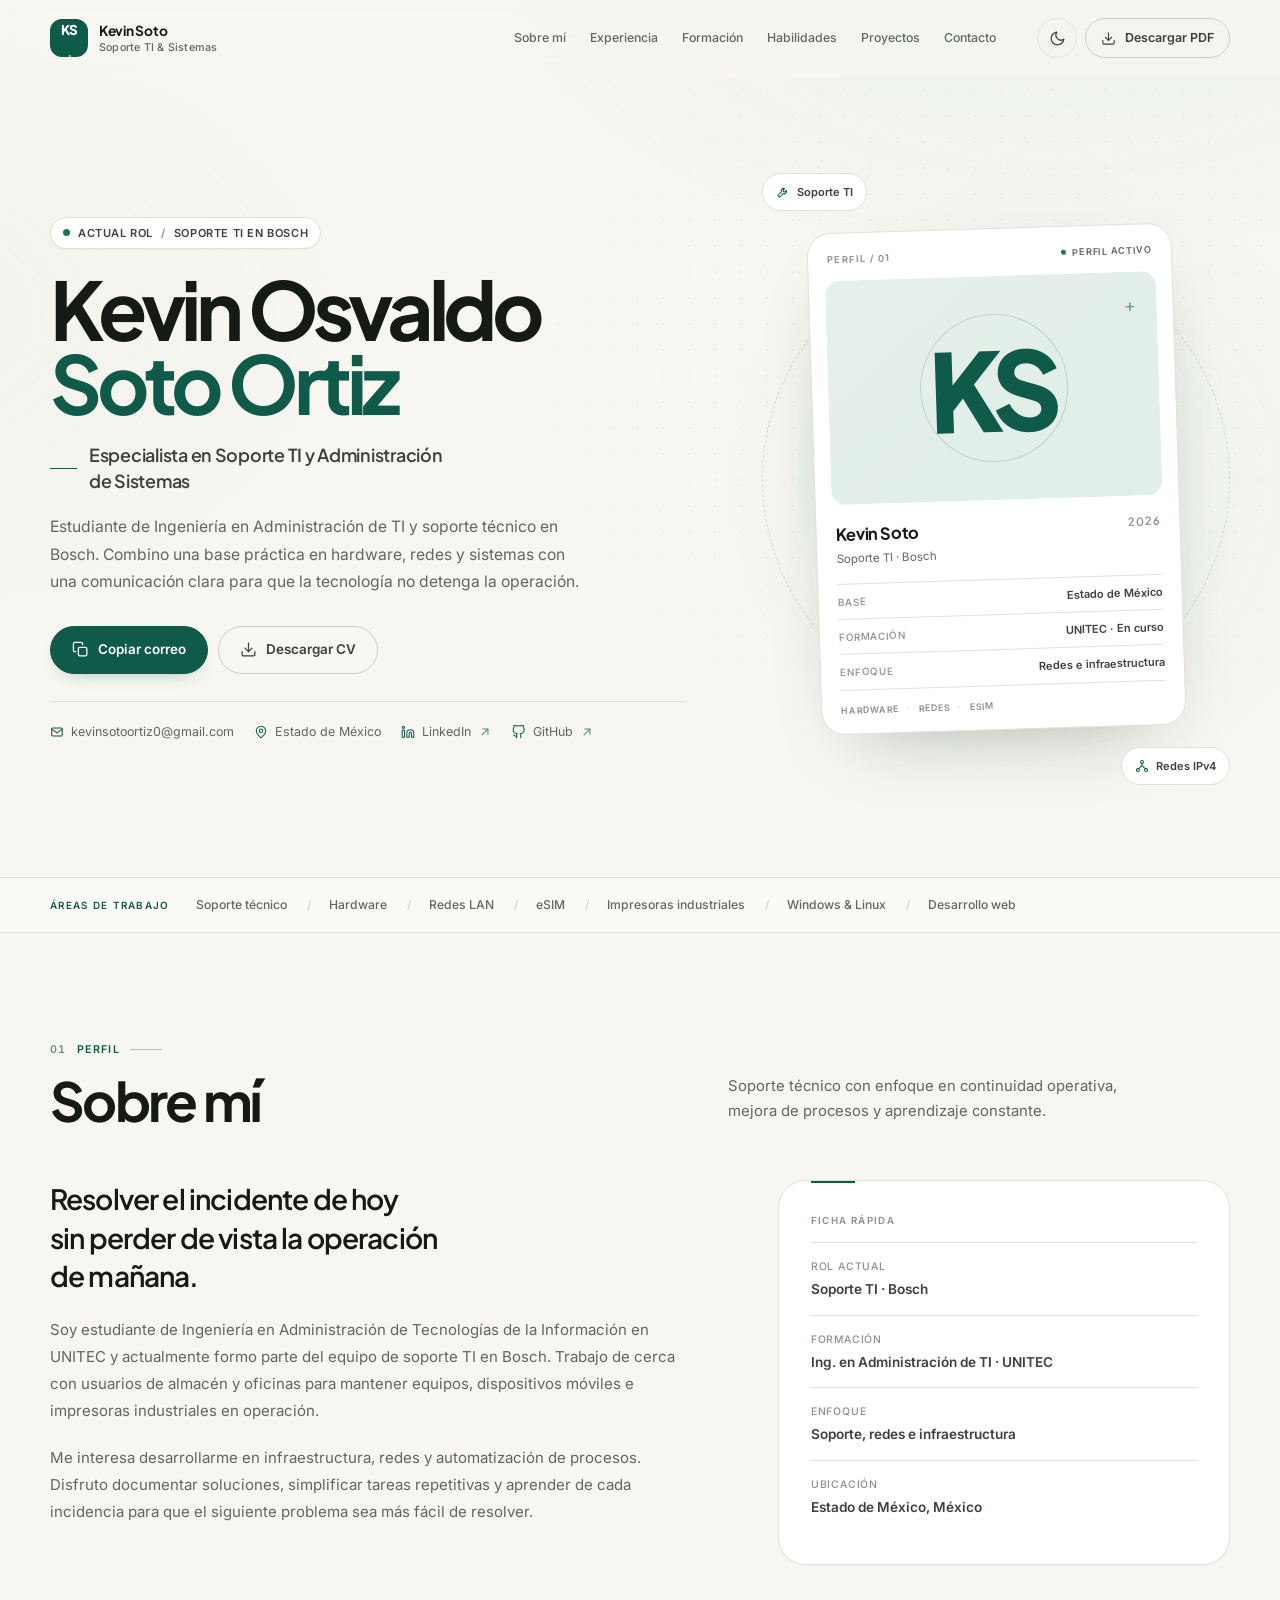
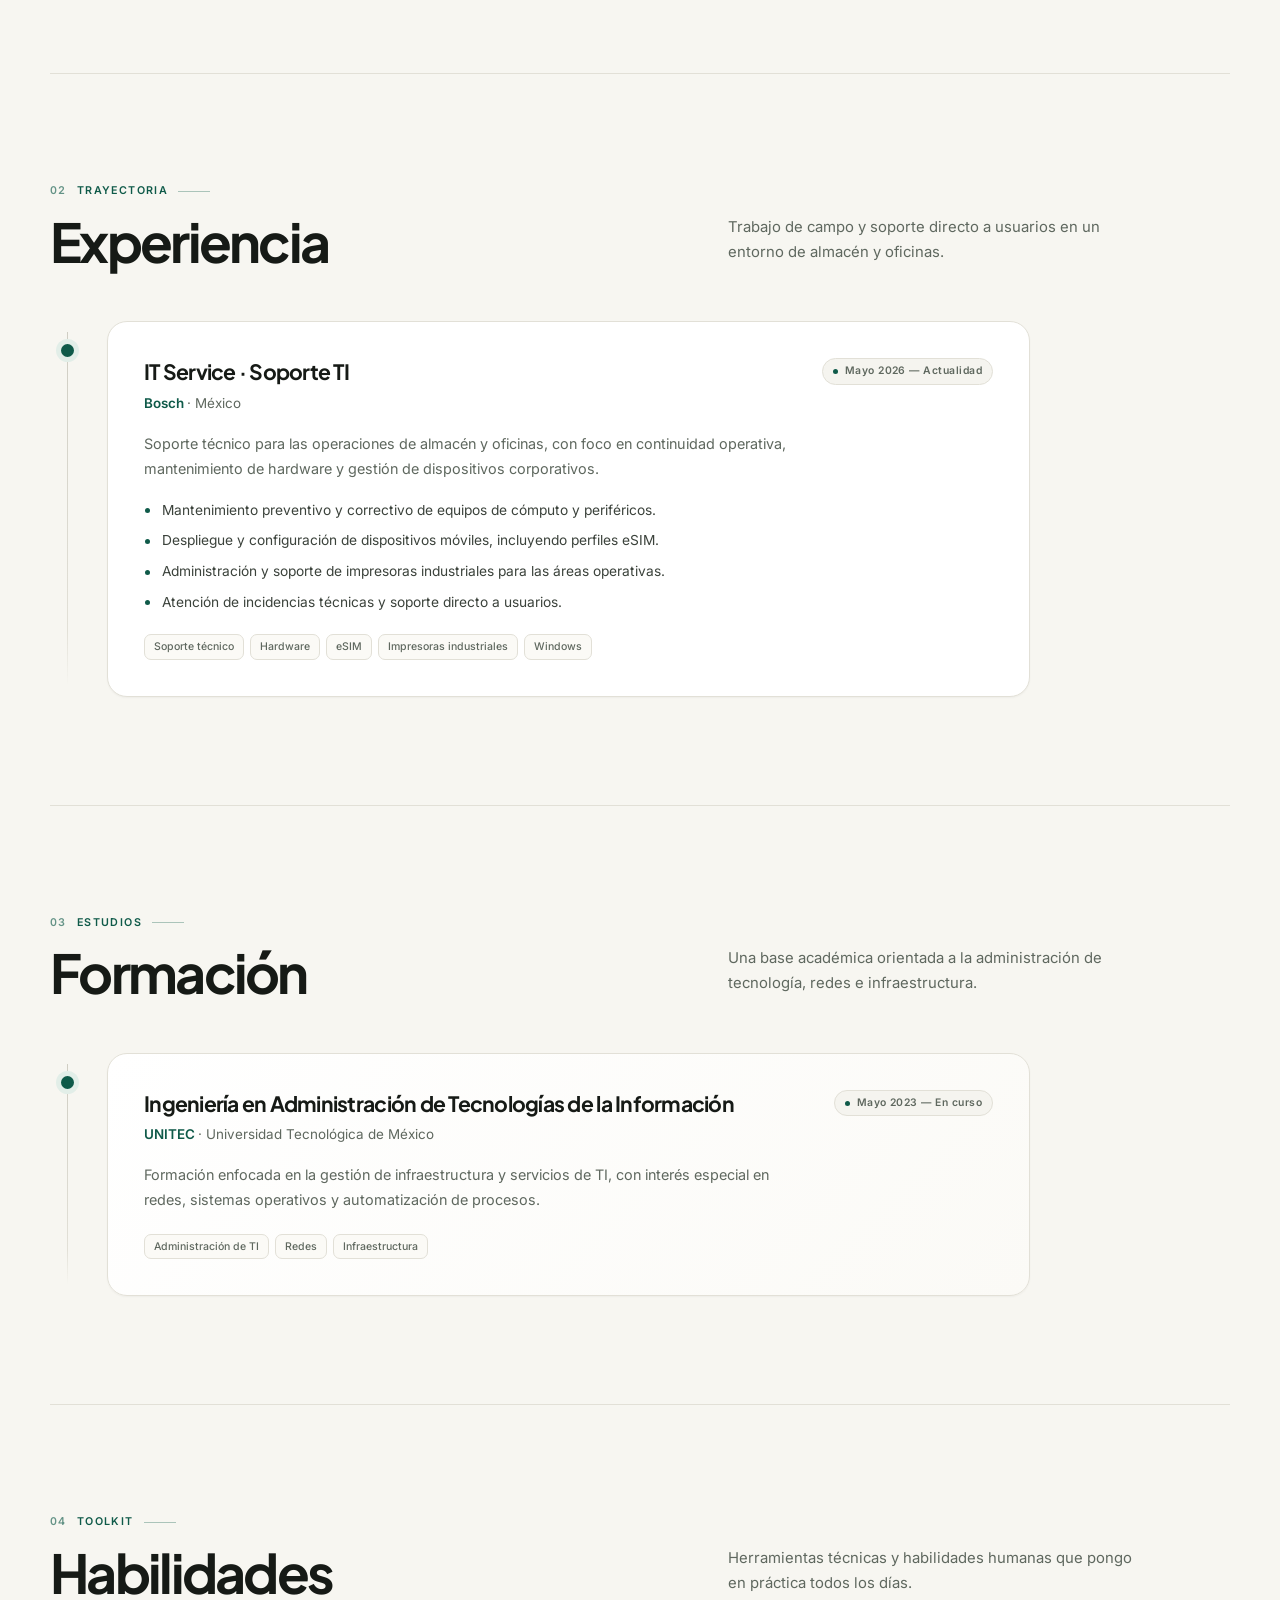
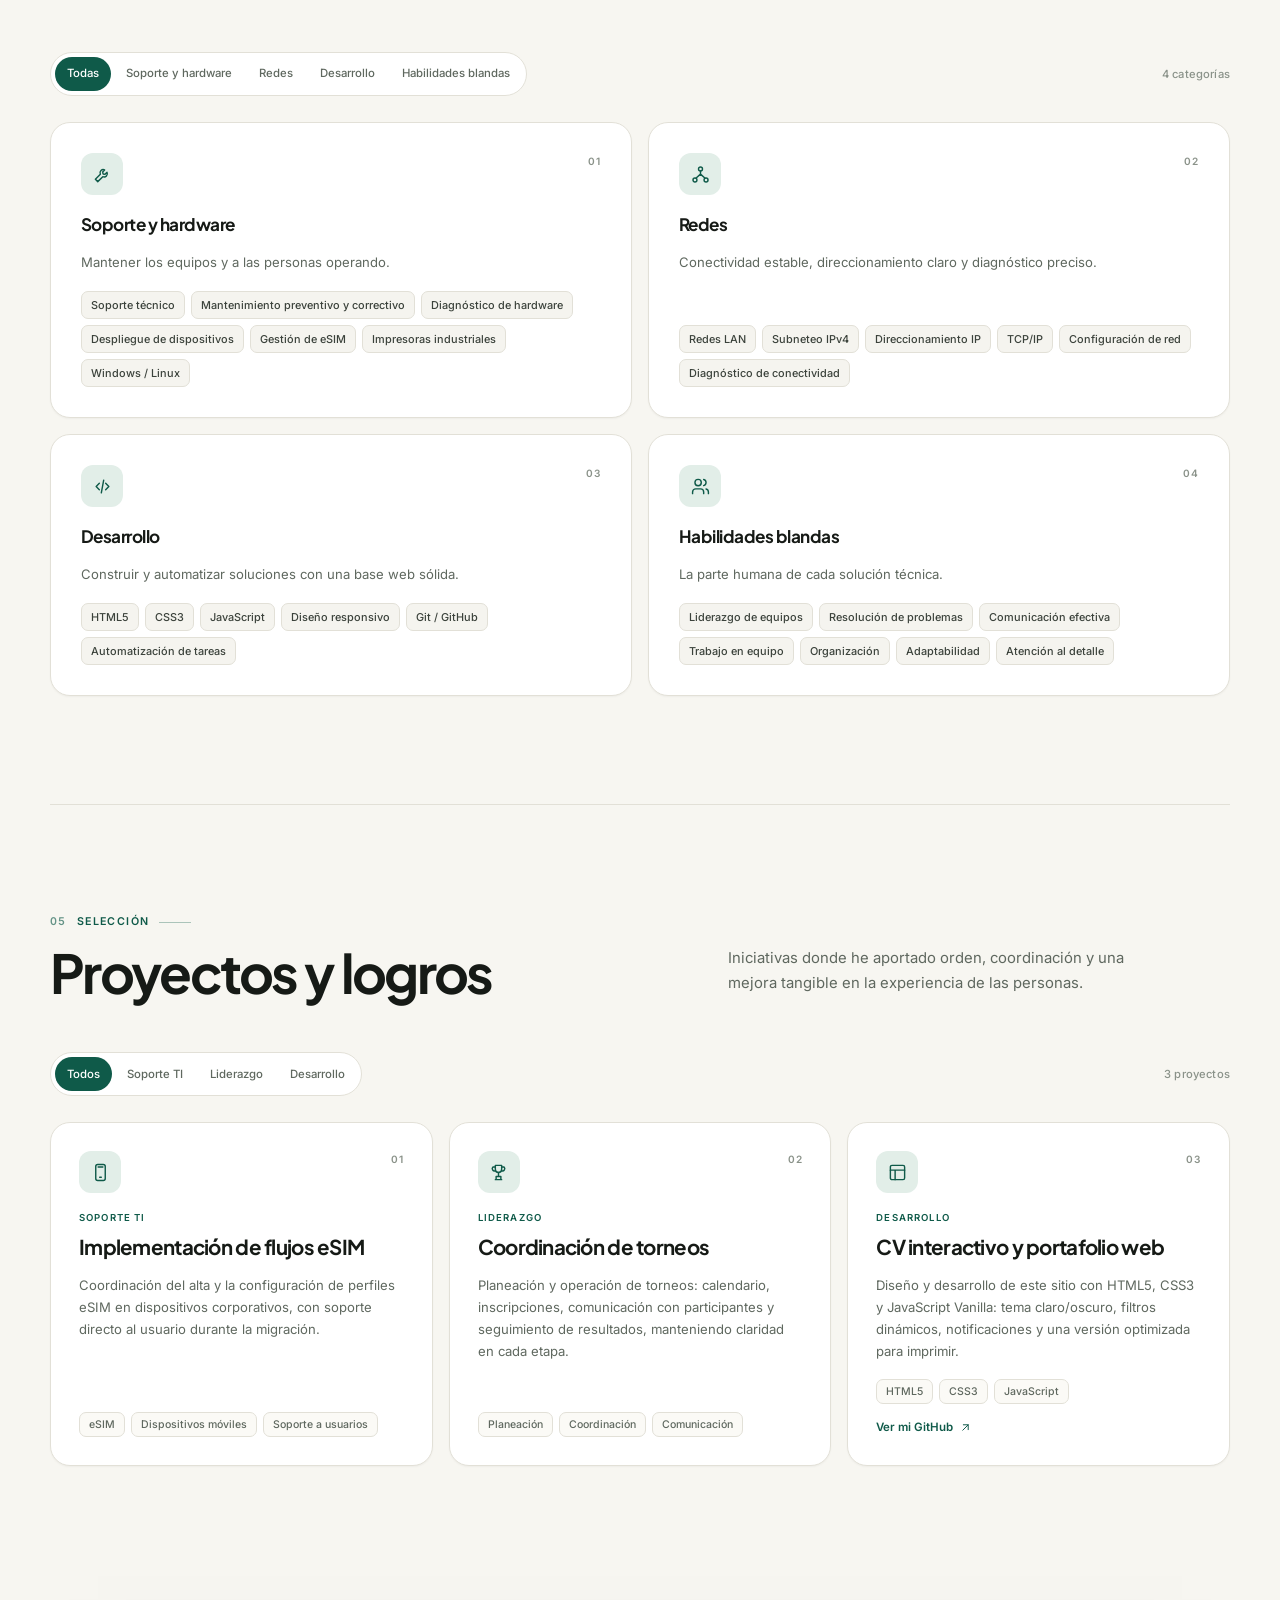
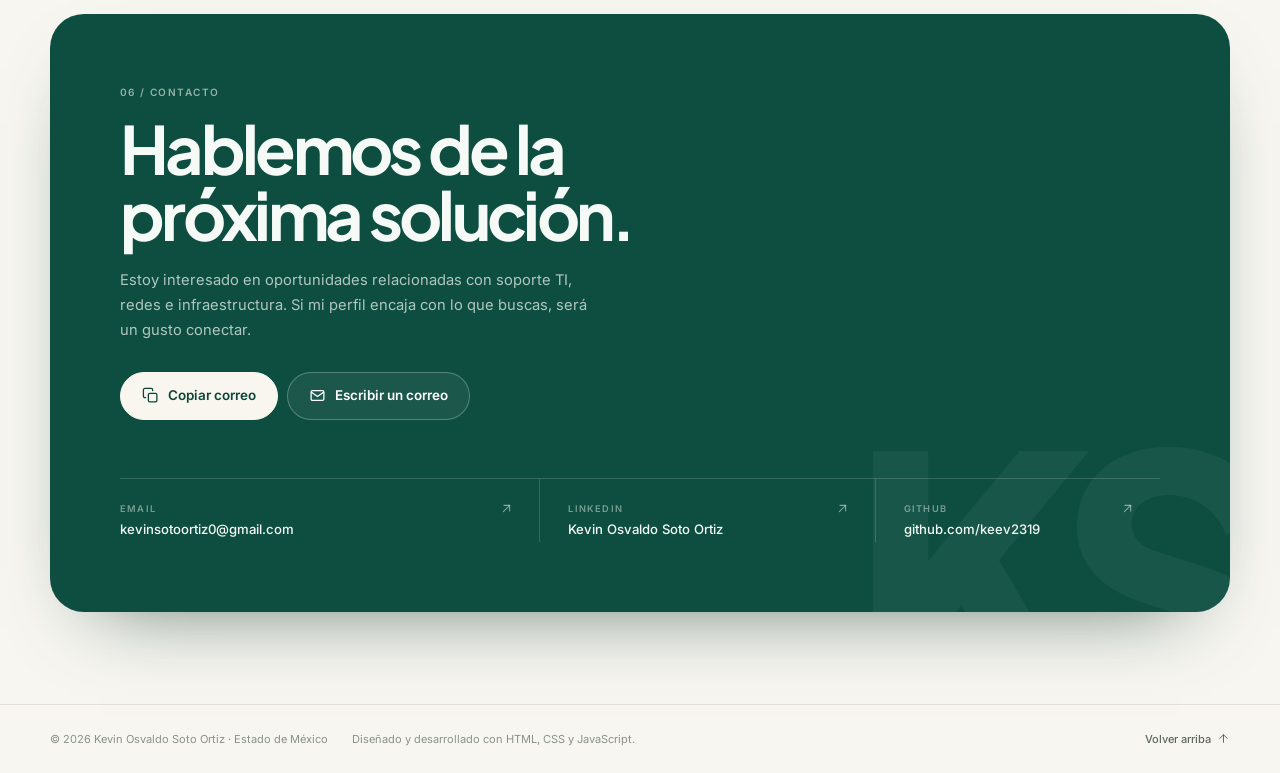
<file: index.html>
<!doctype html>
<html lang="es-MX">
<head>
  <meta charset="utf-8" />
  <meta name="viewport" content="width=device-width, initial-scale=1" />

  <!-- ✏️ EDITA: título y descripción que aparecen en buscadores. -->
  <title>Kevin Osvaldo Soto Ortiz | Soporte TI y Administración de Sistemas</title>
  <meta
    name="description"
    content="CV y portafolio de Kevin Osvaldo Soto Ortiz, especialista en soporte TI y administración de sistemas. Experiencia en hardware, redes, eSIM e impresoras industriales."
  />
  <meta name="author" content="Kevin Osvaldo Soto Ortiz" />
  <meta name="theme-color" content="#f7f6f1" id="theme-color" />
  <meta property="og:type" content="profile" />
  <meta property="og:title" content="Kevin Osvaldo Soto Ortiz | Soporte TI" />
  <meta
    property="og:description"
    content="Soporte TI, hardware, redes y administración de sistemas. Conoce mi experiencia y proyectos."
  />
  <meta property="og:locale" content="es_MX" />
  <meta name="twitter:card" content="summary" />

  <link rel="icon" href="assets/favicon.svg" type="image/svg+xml" />
  <link rel="preconnect" href="https://fonts.googleapis.com" />
  <link rel="preconnect" href="https://fonts.gstatic.com" crossorigin />
  <link
    href="https://fonts.googleapis.com/css2?family=Inter:wght@400;500;600&family=Plus+Jakarta+Sans:wght@500;600;700;800&display=swap"
    rel="stylesheet"
  />
  <link rel="stylesheet" href="css/styles.css" />

  <!-- Evita el parpadeo de tema y habilita las mejoras progresivas. -->
  <script>
    (function () {
      try {
        var saved = localStorage.getItem("cv-theme");
        var prefersDark = window.matchMedia("(prefers-color-scheme: dark)").matches;
        document.documentElement.dataset.theme = saved || (prefersDark ? "dark" : "light");
      } catch (error) {
        document.documentElement.dataset.theme = "light";
      }
      document.documentElement.classList.add("js");
    })();
  </script>

  <!-- Datos estructurados para buscadores. Actualiza tu perfil de LinkedIn/GitHub aquí si cambian. -->
  <script type="application/ld+json">
    {
      "@context": "https://schema.org",
      "@type": "Person",
      "name": "Kevin Osvaldo Soto Ortiz",
      "jobTitle": "Especialista en Soporte TI y Administración de Sistemas",
      "email": "mailto:kevinsotoortiz0@gmail.com",
      "address": {
        "@type": "PostalAddress",
        "addressRegion": "Estado de México",
        "addressCountry": "MX"
      },
      "worksFor": {
        "@type": "Organization",
        "name": "Bosch"
      },
      "alumniOf": {
        "@type": "CollegeOrUniversity",
        "name": "Universidad Tecnológica de México (UNITEC)"
      },
      "sameAs": [
        "https://www.linkedin.com/in/kevin-osvaldo-soto-ortiz-3146a23a0/",
        "https://github.com/keev2319"
      ]
    }
  </script>
</head>

<body>
  <a class="skip-link" href="#contenido">Saltar al contenido principal</a>

  <!-- Biblioteca de iconos SVG reutilizables. -->
  <svg class="icon-sprite" xmlns="http://www.w3.org/2000/svg" aria-hidden="true" focusable="false">
    <symbol id="icon-mail" viewBox="0 0 24 24">
      <rect x="3" y="5" width="18" height="14" rx="2"></rect>
      <path d="m3.5 7.5 8.5 6 8.5-6"></path>
    </symbol>
    <symbol id="icon-copy" viewBox="0 0 24 24">
      <rect x="9" y="9" width="12" height="12" rx="2"></rect>
      <path d="M5 15H4a2 2 0 0 1-2-2V4a2 2 0 0 1 2-2h9a2 2 0 0 1 2 2v1"></path>
    </symbol>
    <symbol id="icon-check" viewBox="0 0 24 24">
      <path d="m20 6-11 11-5-5"></path>
    </symbol>
    <symbol id="icon-download" viewBox="0 0 24 24">
      <path d="M21 15v4a2 2 0 0 1-2 2H5a2 2 0 0 1-2-2v-4"></path>
      <path d="m7 10 5 5 5-5"></path>
      <path d="M12 15V3"></path>
    </symbol>
    <symbol id="icon-arrow-up-right" viewBox="0 0 24 24">
      <path d="M7 17 17 7"></path>
      <path d="M8 7h9v9"></path>
    </symbol>
    <symbol id="icon-arrow-up" viewBox="0 0 24 24">
      <path d="M12 19V5"></path>
      <path d="m5 12 7-7 7 7"></path>
    </symbol>
    <symbol id="icon-arrow-right" viewBox="0 0 24 24">
      <path d="M5 12h14"></path>
      <path d="m13 6 6 6-6 6"></path>
    </symbol>
    <symbol id="icon-pin" viewBox="0 0 24 24">
      <path d="M20 10c0 6-8 12-8 12S4 16 4 10a8 8 0 0 1 16 0Z"></path>
      <circle cx="12" cy="10" r="3"></circle>
    </symbol>
    <symbol id="icon-linkedin" viewBox="0 0 24 24">
      <path d="M16 8a6 6 0 0 1 6 6v7h-4v-7a2 2 0 0 0-4 0v7h-4v-7a6 6 0 0 1 6-6Z"></path>
      <rect x="2" y="9" width="4" height="12"></rect>
      <circle cx="4" cy="4" r="2"></circle>
    </symbol>
    <symbol id="icon-github" viewBox="0 0 24 24">
      <path d="M15 22v-4a3.7 3.7 0 0 0-1-2.9c3.3-.4 6.8-1.6 6.8-7.4A5.8 5.8 0 0 0 19.3 3.4 5.4 5.4 0 0 0 19.2 0S17.9-.4 15 1.7a13.4 13.4 0 0 0-7 0C5.1-.4 3.8 0 3.8 0a5.4 5.4 0 0 0-.1 3.4 5.8 5.8 0 0 0-1.5 4.3c0 5.8 3.5 7 6.8 7.4A3.7 3.7 0 0 0 8 18v4"></path>
      <path d="M8 19c-3 .9-4-1.5-5-2"></path>
    </symbol>
    <symbol id="icon-sun" viewBox="0 0 24 24">
      <circle cx="12" cy="12" r="4"></circle>
      <path d="M12 2v2M12 20v2M4.93 4.93l1.41 1.41M17.66 17.66l1.41 1.41M2 12h2M20 12h2M4.93 19.07l1.41-1.41M17.66 6.34l1.41-1.41"></path>
    </symbol>
    <symbol id="icon-moon" viewBox="0 0 24 24">
      <path d="M21 12.79A9 9 0 1 1 11.21 3 7 7 0 0 0 21 12.79Z"></path>
    </symbol>
    <symbol id="icon-menu" viewBox="0 0 24 24">
      <path d="M4 7h16M4 12h16M4 17h16"></path>
    </symbol>
    <symbol id="icon-close" viewBox="0 0 24 24">
      <path d="M18 6 6 18M6 6l12 12"></path>
    </symbol>
    <symbol id="icon-wrench" viewBox="0 0 24 24">
      <path d="M14.7 6.3a4 4 0 0 0-5.4 5.3L3 18l3 3 6.4-6.3a4 4 0 0 0 5.3-5.4l-2.5 2.5-2.5-.5-.5-2.5 2.5-2.5Z"></path>
    </symbol>
    <symbol id="icon-network" viewBox="0 0 24 24">
      <circle cx="12" cy="5" r="2.5"></circle>
      <circle cx="5" cy="19" r="2.5"></circle>
      <circle cx="19" cy="19" r="2.5"></circle>
      <path d="M12 7.5v4M12 11.5 6.5 16.5M12 11.5l5.5 5"></path>
    </symbol>
    <symbol id="icon-code" viewBox="0 0 24 24">
      <path d="m8 8-4 4 4 4M16 8l4 4-4 4M13.5 4l-3 16"></path>
    </symbol>
    <symbol id="icon-users" viewBox="0 0 24 24">
      <path d="M16 21v-2a4 4 0 0 0-4-4H6a4 4 0 0 0-4 4v2"></path>
      <circle cx="9" cy="7" r="4"></circle>
      <path d="M22 21v-2a4 4 0 0 0-3-3.87M16 3.13a4 4 0 0 1 0 7.75"></path>
    </symbol>
    <symbol id="icon-smartphone" viewBox="0 0 24 24">
      <rect x="6" y="2" width="12" height="20" rx="2.5"></rect>
      <path d="M11 18h2M9 5h6"></path>
    </symbol>
    <symbol id="icon-trophy" viewBox="0 0 24 24">
      <path d="M8 3h8v5a4 4 0 0 1-8 0V3Z"></path>
      <path d="M16 5h3a3 3 0 0 1-3 5M8 5H5a3 3 0 0 0 3 5M12 12v5M8 21h8M9 17h6v4H9z"></path>
    </symbol>
    <symbol id="icon-layout" viewBox="0 0 24 24">
      <rect x="3" y="3" width="18" height="18" rx="2"></rect>
      <path d="M3 9h18M9 21V9"></path>
    </symbol>
  </svg>

  <!-- ============================================================
       CABECERA
       Navegación principal, cambio de tema y descarga del CV.
       ============================================================ -->
  <header class="site-header no-print" id="site-header">
    <div class="container header-inner">
      <a class="brand" href="#inicio" aria-label="Kevin Soto, volver al inicio">
        <span class="brand-mark" aria-hidden="true">KS<span>.</span></span>
        <span class="brand-copy">
          <span class="brand-name">Kevin Soto</span>
          <span class="brand-role">Soporte TI &amp; Sistemas</span>
        </span>
      </a>

      <nav class="site-nav js-navigation" id="site-nav" aria-label="Navegación principal">
        <a href="#sobre-mi">Sobre mí</a>
        <a href="#experiencia">Experiencia</a>
        <a href="#formacion">Formación</a>
        <a href="#habilidades">Habilidades</a>
        <a href="#proyectos">Proyectos</a>
        <a href="#contacto">Contacto</a>
      </nav>

      <div class="header-actions">
        <button
          class="icon-button js-only"
          id="theme-toggle"
          type="button"
          aria-label="Activar modo oscuro"
          aria-pressed="false"
          title="Cambiar tema"
        >
          <svg class="icon" aria-hidden="true"><use href="#icon-moon" id="theme-icon"></use></svg>
        </button>

        <button
          class="button button--outline button--compact js-only header-print"
          type="button"
          data-action="print"
          aria-label="Descargar CV en PDF"
        >
          <svg class="icon" aria-hidden="true"><use href="#icon-download"></use></svg>
          <span>Descargar PDF</span>
        </button>

        <button
          class="icon-button menu-toggle js-only"
          id="menu-toggle"
          type="button"
          aria-label="Abrir menú de navegación"
          aria-expanded="false"
          aria-controls="site-nav"
        >
          <svg class="icon menu-icon-open" aria-hidden="true"><use href="#icon-menu"></use></svg>
          <svg class="icon menu-icon-close" aria-hidden="true"><use href="#icon-close"></use></svg>
        </button>
      </div>
    </div>
    <div class="scroll-track" aria-hidden="true"><span id="scroll-bar"></span></div>
  </header>

  <main id="contenido">
    <!-- ============================================================
         HERO / PRESENTACIÓN
         ✏️ EDITA: nombre, puesto, resumen, email, ubicación y redes.
         ============================================================ -->
    <section class="hero" id="inicio" aria-labelledby="hero-title">
      <div class="container hero-grid">
        <div class="hero-copy">
          <p class="status-pill">
            <span class="status-dot" aria-hidden="true"></span>
            Actual rol
            <span class="status-separator" aria-hidden="true">/</span>
            Soporte TI en Bosch
          </p>

          <h1 class="hero-name" id="hero-title">
            Kevin Osvaldo
            <span class="hero-surname">Soto Ortiz</span>
          </h1>

          <p class="hero-role">Especialista en Soporte TI y Administración de Sistemas</p>

          <p class="hero-summary">
            Estudiante de Ingeniería en Administración de TI y soporte técnico en Bosch.
            Combino una base práctica en hardware, redes y sistemas con una comunicación
            clara para que la tecnología no detenga la operación.
          </p>

          <div class="hero-actions">
            <button class="button button--primary js-only" type="button" data-copy-email>
              <svg class="icon" aria-hidden="true"><use href="#icon-copy"></use></svg>
              <span data-copy-label>Copiar correo</span>
            </button>
            <button class="button button--outline js-only" type="button" data-action="print">
              <svg class="icon" aria-hidden="true"><use href="#icon-download"></use></svg>
              <span>Descargar CV</span>
            </button>
          </div>

          <ul class="hero-contact" aria-label="Datos de contacto y perfiles">
            <li>
              <a href="mailto:kevinsotoortiz0@gmail.com" data-email-link>
                <svg class="icon" aria-hidden="true"><use href="#icon-mail"></use></svg>
                <span>kevinsotoortiz0@gmail.com</span>
              </a>
            </li>
            <li>
              <span>
                <svg class="icon" aria-hidden="true"><use href="#icon-pin"></use></svg>
                Estado de México
              </span>
            </li>
            <li>
              <a
                href="https://www.linkedin.com/in/kevin-osvaldo-soto-ortiz-3146a23a0/"
                target="_blank"
                rel="noopener noreferrer"
              >
                <svg class="icon" aria-hidden="true"><use href="#icon-linkedin"></use></svg>
                LinkedIn
                <svg class="icon icon--small" aria-hidden="true"><use href="#icon-arrow-up-right"></use></svg>
              </a>
            </li>
            <li>
              <a href="https://github.com/keev2319" target="_blank" rel="noopener noreferrer">
                <svg class="icon" aria-hidden="true"><use href="#icon-github"></use></svg>
                GitHub
                <svg class="icon icon--small" aria-hidden="true"><use href="#icon-arrow-up-right"></use></svg>
              </a>
            </li>
          </ul>
        </div>

        <!-- Tarjeta visual de perfil; no sustituye la información del CV. -->
        <div class="profile-stage">
          <figure class="profile-card">
            <div class="profile-card__head">
              <span class="mono-label">Perfil / 01</span>
              <span class="profile-status"><span aria-hidden="true"></span> Perfil activo</span>
            </div>

            <div class="profile-monogram" aria-hidden="true">
              <span>KS</span>
              <span class="profile-monogram__plus">+</span>
            </div>

            <figcaption>
              <div class="profile-identity">
                <div>
                  <strong>Kevin Soto</strong>
                  <span>Soporte TI · Bosch</span>
                </div>
                <span class="profile-year" aria-hidden="true">2026</span>
              </div>

              <dl class="profile-facts">
                <div>
                  <dt>Base</dt>
                  <dd>Estado de México</dd>
                </div>
                <div>
                  <dt>Formación</dt>
                  <dd>UNITEC · En curso</dd>
                </div>
                <div>
                  <dt>Enfoque</dt>
                  <dd>Redes e infraestructura</dd>
                </div>
              </dl>

              <div class="profile-footer" aria-hidden="true">
                <span>Hardware</span>
                <span>Redes</span>
                <span>eSIM</span>
              </div>
            </figcaption>
          </figure>

          <span class="floating-chip floating-chip--one" aria-hidden="true">
            <svg class="icon"><use href="#icon-wrench"></use></svg>
            Soporte TI
          </span>
          <span class="floating-chip floating-chip--two" aria-hidden="true">
            <svg class="icon"><use href="#icon-network"></use></svg>
            Redes IPv4
          </span>
        </div>
      </div>
    </section>

    <!-- Cinta con áreas de especialidad; puramente visual. -->
    <div class="focus-strip no-print" aria-label="Áreas de especialidad">
      <div class="container focus-strip__inner">
        <span class="focus-strip__label">Áreas de trabajo</span>
        <ul>
          <li>Soporte técnico</li>
          <li>Hardware</li>
          <li>Redes LAN</li>
          <li>eSIM</li>
          <li>Impresoras industriales</li>
          <li>Windows &amp; Linux</li>
          <li>Desarrollo web</li>
        </ul>
      </div>
    </div>

    <div class="container">
      <!-- ============================================================
           SOBRE MÍ
           ✏️ EDITA: párrafos y ficha rápida.
           ============================================================ -->
      <section class="section" id="sobre-mi" aria-labelledby="about-title">
        <header class="section-intro reveal">
          <p class="section-kicker"><span>01</span> Perfil</p>
          <div class="section-intro__row">
            <h2 id="about-title">Sobre mí</h2>
            <p class="section-intro__text">
              Soporte técnico con enfoque en continuidad operativa, mejora de procesos
              y aprendizaje constante.
            </p>
          </div>
        </header>

        <div class="about-grid reveal">
          <div class="about-copy">
            <p class="about-lead">
              Resolver el incidente de hoy sin perder de vista la operación de mañana.
            </p>
            <p>
              Soy estudiante de Ingeniería en Administración de Tecnologías de la Información
              en UNITEC y actualmente formo parte del equipo de soporte TI en Bosch. Trabajo
              de cerca con usuarios de almacén y oficinas para mantener equipos, dispositivos
              móviles e impresoras industriales en operación.
            </p>
            <p>
              Me interesa desarrollarme en infraestructura, redes y automatización de procesos.
              Disfruto documentar soluciones, simplificar tareas repetitivas y aprender de cada
              incidencia para que el siguiente problema sea más fácil de resolver.
            </p>
          </div>

          <aside class="about-facts" aria-label="Ficha rápida">
            <p class="about-facts__label">Ficha rápida</p>
            <dl>
              <div>
                <dt>Rol actual</dt>
                <dd>Soporte TI · Bosch</dd>
              </div>
              <div>
                <dt>Formación</dt>
                <dd>Ing. en Administración de TI · UNITEC</dd>
              </div>
              <div>
                <dt>Enfoque</dt>
                <dd>Soporte, redes e infraestructura</dd>
              </div>
              <div>
                <dt>Ubicación</dt>
                <dd>Estado de México, México</dd>
              </div>
            </dl>
          </aside>
        </div>
      </section>

      <!-- ============================================================
           EXPERIENCIA
           ✏️ EDITA: cambia el puesto, empresa, fechas y viñetas.
           Para añadir otro trabajo, duplica el <article class="timeline-item">.
           ============================================================ -->
      <section class="section" id="experiencia" aria-labelledby="experience-title">
        <header class="section-intro reveal">
          <p class="section-kicker"><span>02</span> Trayectoria</p>
          <div class="section-intro__row">
            <h2 id="experience-title">Experiencia</h2>
            <p class="section-intro__text">
              Trabajo de campo y soporte directo a usuarios en un entorno de almacén y oficinas.
            </p>
          </div>
        </header>

        <div class="timeline reveal">
          <article class="timeline-item timeline-item--current">
            <div class="entry-card">
              <div class="entry-head">
                <div class="entry-heading">
                  <h3 class="entry-title">IT Service · Soporte TI</h3>
                  <p class="entry-org">Bosch <span>· México</span></p>
                </div>
                <p class="entry-date">
                  <span class="entry-date__dot" aria-hidden="true"></span>
                  Mayo 2026 — Actualidad
                </p>
              </div>

              <p class="entry-summary">
                Soporte técnico para las operaciones de almacén y oficinas, con foco en
                continuidad operativa, mantenimiento de hardware y gestión de dispositivos
                corporativos.
              </p>

              <ul class="entry-list">
                <li>Mantenimiento preventivo y correctivo de equipos de cómputo y periféricos.</li>
                <li>Despliegue y configuración de dispositivos móviles, incluyendo perfiles eSIM.</li>
                <li>Administración y soporte de impresoras industriales para las áreas operativas.</li>
                <li>Atención de incidencias técnicas y soporte directo a usuarios.</li>
              </ul>

              <ul class="tag-list" aria-label="Herramientas y áreas utilizadas">
                <li>Soporte técnico</li>
                <li>Hardware</li>
                <li>eSIM</li>
                <li>Impresoras industriales</li>
                <li>Windows</li>
              </ul>
            </div>
          </article>
        </div>
      </section>

      <!-- ============================================================
           FORMACIÓN
           ✏️ EDITA: título, institución y fechas.
           ============================================================ -->
      <section class="section" id="formacion" aria-labelledby="education-title">
        <header class="section-intro reveal">
          <p class="section-kicker"><span>03</span> Estudios</p>
          <div class="section-intro__row">
            <h2 id="education-title">Formación</h2>
            <p class="section-intro__text">
              Una base académica orientada a la administración de tecnología, redes e
              infraestructura.
            </p>
          </div>
        </header>

        <div class="timeline reveal">
          <article class="timeline-item timeline-item--current">
            <div class="entry-card entry-card--education">
              <div class="entry-head">
                <div class="entry-heading">
                  <h3 class="entry-title">Ingeniería en Administración de Tecnologías de la Información</h3>
                  <p class="entry-org">UNITEC <span>· Universidad Tecnológica de México</span></p>
                </div>
                <p class="entry-date">
                  <span class="entry-date__dot" aria-hidden="true"></span>
                  Mayo 2023 — En curso
                </p>
              </div>

              <p class="entry-summary">
                Formación enfocada en la gestión de infraestructura y servicios de TI, con
                interés especial en redes, sistemas operativos y automatización de procesos.
              </p>

              <ul class="tag-list" aria-label="Áreas de estudio">
                <li>Administración de TI</li>
                <li>Redes</li>
                <li>Infraestructura</li>
              </ul>
            </div>
          </article>
        </div>
      </section>

      <!-- ============================================================
           HABILIDADES
           ✏️ EDITA: añade o quita <li> dentro de cada .skill-card.
           El atributo data-category conecta la tarjeta con los filtros.
           ============================================================ -->
      <section class="section" id="habilidades" aria-labelledby="skills-title">
        <header class="section-intro reveal">
          <p class="section-kicker"><span>04</span> Toolkit</p>
          <div class="section-intro__row">
            <h2 id="skills-title">Habilidades</h2>
            <p class="section-intro__text">
              Herramientas técnicas y habilidades humanas que pongo en práctica todos los días.
            </p>
          </div>
        </header>

        <div class="filter-row reveal">
          <div
            class="filter-bar js-only"
            role="group"
            aria-label="Filtrar habilidades por categoría"
            data-filter-group="skills"
            data-filter-target="skills-grid"
          >
            <button class="filter-button is-active" type="button" data-filter="all" aria-pressed="true">
              Todas
            </button>
            <button class="filter-button" type="button" data-filter="soporte" aria-pressed="false">
              Soporte y hardware
            </button>
            <button class="filter-button" type="button" data-filter="redes" aria-pressed="false">
              Redes
            </button>
            <button class="filter-button" type="button" data-filter="desarrollo" aria-pressed="false">
              Desarrollo
            </button>
            <button class="filter-button" type="button" data-filter="blandas" aria-pressed="false">
              Habilidades blandas
            </button>
          </div>
          <p class="filter-count" data-filter-status="skills" aria-live="polite"></p>
        </div>

        <div class="skills-grid" id="skills-grid">
          <article class="skill-card reveal" data-category="soporte">
            <div class="skill-card__top">
              <span class="skill-icon" aria-hidden="true">
                <svg class="icon"><use href="#icon-wrench"></use></svg>
              </span>
              <span class="skill-card__number" aria-hidden="true">01</span>
            </div>
            <h3>Soporte y hardware</h3>
            <p>Mantener los equipos y a las personas operando.</p>
            <ul class="chip-list">
              <li>Soporte técnico</li>
              <li>Mantenimiento preventivo y correctivo</li>
              <li>Diagnóstico de hardware</li>
              <li>Despliegue de dispositivos</li>
              <li>Gestión de eSIM</li>
              <li>Impresoras industriales</li>
              <li>Windows / Linux</li>
            </ul>
          </article>

          <article class="skill-card reveal" data-category="redes">
            <div class="skill-card__top">
              <span class="skill-icon" aria-hidden="true">
                <svg class="icon"><use href="#icon-network"></use></svg>
              </span>
              <span class="skill-card__number" aria-hidden="true">02</span>
            </div>
            <h3>Redes</h3>
            <p>Conectividad estable, direccionamiento claro y diagnóstico preciso.</p>
            <ul class="chip-list">
              <li>Redes LAN</li>
              <li>Subneteo IPv4</li>
              <li>Direccionamiento IP</li>
              <li>TCP/IP</li>
              <li>Configuración de red</li>
              <li>Diagnóstico de conectividad</li>
            </ul>
          </article>

          <article class="skill-card reveal" data-category="desarrollo">
            <div class="skill-card__top">
              <span class="skill-icon" aria-hidden="true">
                <svg class="icon"><use href="#icon-code"></use></svg>
              </span>
              <span class="skill-card__number" aria-hidden="true">03</span>
            </div>
            <h3>Desarrollo</h3>
            <p>Construir y automatizar soluciones con una base web sólida.</p>
            <ul class="chip-list">
              <li>HTML5</li>
              <li>CSS3</li>
              <li>JavaScript</li>
              <li>Diseño responsivo</li>
              <li>Git / GitHub</li>
              <li>Automatización de tareas</li>
            </ul>
          </article>

          <article class="skill-card reveal" data-category="blandas">
            <div class="skill-card__top">
              <span class="skill-icon" aria-hidden="true">
                <svg class="icon"><use href="#icon-users"></use></svg>
              </span>
              <span class="skill-card__number" aria-hidden="true">04</span>
            </div>
            <h3>Habilidades blandas</h3>
            <p>La parte humana de cada solución técnica.</p>
            <ul class="chip-list">
              <li>Liderazgo de equipos</li>
              <li>Resolución de problemas</li>
              <li>Comunicación efectiva</li>
              <li>Trabajo en equipo</li>
              <li>Organización</li>
              <li>Adaptabilidad</li>
              <li>Atención al detalle</li>
            </ul>
          </article>
        </div>
      </section>

      <!-- ============================================================
           PROYECTOS Y LOGROS
           ✏️ EDITA: cada tarjeta y su data-category para los filtros.
           ============================================================ -->
      <section class="section" id="proyectos" aria-labelledby="projects-title">
        <header class="section-intro reveal">
          <p class="section-kicker"><span>05</span> Selección</p>
          <div class="section-intro__row">
            <h2 id="projects-title">Proyectos y logros</h2>
            <p class="section-intro__text">
              Iniciativas donde he aportado orden, coordinación y una mejora tangible en
              la experiencia de las personas.
            </p>
          </div>
        </header>

        <div class="filter-row reveal">
          <div
            class="filter-bar js-only"
            role="group"
            aria-label="Filtrar proyectos por categoría"
            data-filter-group="projects"
            data-filter-target="projects-grid"
          >
            <button class="filter-button is-active" type="button" data-filter="all" aria-pressed="true">
              Todos
            </button>
            <button class="filter-button" type="button" data-filter="soporte" aria-pressed="false">
              Soporte TI
            </button>
            <button class="filter-button" type="button" data-filter="liderazgo" aria-pressed="false">
              Liderazgo
            </button>
            <button class="filter-button" type="button" data-filter="desarrollo" aria-pressed="false">
              Desarrollo
            </button>
          </div>
          <p class="filter-count" data-filter-status="projects" aria-live="polite"></p>
        </div>

        <div class="projects-grid" id="projects-grid">
          <article class="project-card reveal" data-category="soporte">
            <div class="project-card__top">
              <span class="project-icon" aria-hidden="true">
                <svg class="icon"><use href="#icon-smartphone"></use></svg>
              </span>
              <span class="project-card__number" aria-hidden="true">01</span>
            </div>
            <p class="project-eyebrow">Soporte TI</p>
            <h3>Implementación de flujos eSIM</h3>
            <p class="project-description">
              Coordinación del alta y la configuración de perfiles eSIM en dispositivos
              corporativos, con soporte directo al usuario durante la migración.
            </p>
            <ul class="tag-list">
              <li>eSIM</li>
              <li>Dispositivos móviles</li>
              <li>Soporte a usuarios</li>
            </ul>
          </article>

          <article class="project-card reveal" data-category="liderazgo">
            <div class="project-card__top">
              <span class="project-icon" aria-hidden="true">
                <svg class="icon"><use href="#icon-trophy"></use></svg>
              </span>
              <span class="project-card__number" aria-hidden="true">02</span>
            </div>
            <p class="project-eyebrow">Liderazgo</p>
            <h3>Coordinación de torneos</h3>
            <p class="project-description">
              Planeación y operación de torneos: calendario, inscripciones, comunicación con
              participantes y seguimiento de resultados, manteniendo claridad en cada etapa.
            </p>
            <ul class="tag-list">
              <li>Planeación</li>
              <li>Coordinación</li>
              <li>Comunicación</li>
            </ul>
          </article>

          <article class="project-card reveal" data-category="desarrollo">
            <div class="project-card__top">
              <span class="project-icon" aria-hidden="true">
                <svg class="icon"><use href="#icon-layout"></use></svg>
              </span>
              <span class="project-card__number" aria-hidden="true">03</span>
            </div>
            <p class="project-eyebrow">Desarrollo</p>
            <h3>CV interactivo y portafolio web</h3>
            <p class="project-description">
              Diseño y desarrollo de este sitio con HTML5, CSS3 y JavaScript Vanilla: tema
              claro/oscuro, filtros dinámicos, notificaciones y una versión optimizada para imprimir.
            </p>
            <ul class="tag-list">
              <li>HTML5</li>
              <li>CSS3</li>
              <li>JavaScript</li>
            </ul>
            <a
              class="project-link"
              href="https://github.com/keev2319"
              target="_blank"
              rel="noopener noreferrer"
            >
              Ver mi GitHub
              <svg class="icon" aria-hidden="true"><use href="#icon-arrow-up-right"></use></svg>
            </a>
          </article>
        </div>
      </section>

      <!-- ============================================================
           CONTACTO
           ✏️ EDITA: email y enlaces sociales en esta sección.
           ============================================================ -->
      <section class="contact-section" id="contacto" aria-labelledby="contact-title">
        <div class="contact-panel reveal">
          <div class="contact-content">
            <p class="contact-kicker">06 / Contacto</p>
            <h2 id="contact-title">Hablemos de la próxima solución.</h2>
            <p class="contact-copy">
              Estoy interesado en oportunidades relacionadas con soporte TI, redes e
              infraestructura. Si mi perfil encaja con lo que buscas, será un gusto conectar.
            </p>

            <div class="contact-actions">
              <button class="button button--light js-only" type="button" data-copy-email>
                <svg class="icon" aria-hidden="true"><use href="#icon-copy"></use></svg>
                <span data-copy-label>Copiar correo</span>
              </button>
              <a
                class="button button--on-dark"
                href="mailto:kevinsotoortiz0@gmail.com"
                data-email-link
              >
                <svg class="icon" aria-hidden="true"><use href="#icon-mail"></use></svg>
                <span>Escribir un correo</span>
              </a>
            </div>

            <div class="contact-details">
              <a href="mailto:kevinsotoortiz0@gmail.com" data-email-link>
                <span class="contact-label">Email</span>
                <span class="contact-value">kevinsotoortiz0@gmail.com</span>
                <svg class="contact-arrow icon" aria-hidden="true"><use href="#icon-arrow-up-right"></use></svg>
              </a>
              <a
                href="https://www.linkedin.com/in/kevin-osvaldo-soto-ortiz-3146a23a0/"
                target="_blank"
                rel="noopener noreferrer"
              >
                <span class="contact-label">LinkedIn</span>
                <span class="contact-value">Kevin Osvaldo Soto Ortiz</span>
                <svg class="contact-arrow icon" aria-hidden="true"><use href="#icon-arrow-up-right"></use></svg>
              </a>
              <a href="https://github.com/keev2319" target="_blank" rel="noopener noreferrer">
                <span class="contact-label">GitHub</span>
                <span class="contact-value">github.com/keev2319</span>
                <svg class="contact-arrow icon" aria-hidden="true"><use href="#icon-arrow-up-right"></use></svg>
              </a>
            </div>
          </div>
        </div>
      </section>
    </div>
  </main>

  <footer class="site-footer no-print">
    <div class="container footer-inner">
      <p>© <span id="current-year">2026</span> Kevin Osvaldo Soto Ortiz · Estado de México</p>
      <p>Diseñado y desarrollado con HTML, CSS y JavaScript.</p>
      <a class="back-to-top" href="#inicio">
        Volver arriba
        <svg class="icon" aria-hidden="true"><use href="#icon-arrow-up"></use></svg>
      </a>
    </div>
  </footer>

  <div class="toast no-print" id="toast" role="status" aria-live="polite" aria-atomic="true">
    <svg class="icon" aria-hidden="true"><use href="#icon-check"></use></svg>
    <span id="toast-message"></span>
  </div>

  <script src="js/script.js"></script>
</body>
</html>
</file>
<file: css/styles.css>
/* ==========================================================================
   CV / PORTAFOLIO · KEVIN OSVALDO SOTO ORTIZ
   Hoja de estilos principal.

   ✏️ EDITA LOS TOKENS DE :root PARA CAMBIAR COLORES Y TIPOGRAFÍAS.
   ✏️ EL TEMA OSCURO SE DEFINE EN [data-theme="dark"].
   ✏️ LA VERSIÓN DE IMPRESIÓN ESTÁ AL FINAL DEL ARCHIVO.
   ========================================================================== */

:root {
  color-scheme: light;

  /* Tipografías */
  --font-display: "Plus Jakarta Sans", ui-sans-serif, system-ui, -apple-system, "Segoe UI", sans-serif;
  --font-body: "Inter", ui-sans-serif, system-ui, -apple-system, "Segoe UI", sans-serif;

  /* Paleta clara */
  --bg: #f7f6f1;
  --bg-elevated: #fbfaf6;
  --surface: #ffffff;
  --surface-soft: #f1f0ea;
  --ink: #161a16;
  --ink-soft: #3b423b;
  --muted: #5f685f;
  --faint: #8a9289;
  --line: #e2e0d7;
  --line-strong: #cfcdc3;
  --accent: #0f5a49;
  --accent-hover: #0a4639;
  --accent-soft: #e2eee8;
  --accent-contrast: #ffffff;
  --chip-bg: #f5f4ef;
  --header-bg: rgba(247, 246, 241, 0.82);
  --success: #197a52;
  --selection: #0f5a49;

  /* Sombras y bordes */
  --shadow-sm: 0 1px 2px rgba(22, 26, 22, 0.04);
  --shadow-md: 0 18px 45px -32px rgba(22, 43, 33, 0.36);
  --shadow-lg: 0 30px 80px -42px rgba(22, 43, 33, 0.4);

  --radius-sm: 12px;
  --radius-md: 20px;
  --radius-lg: 28px;
  --radius-pill: 999px;

  --container: 1180px;
  --gutter: clamp(20px, 4vw, 48px);
  --header-height: 76px;
  --ease: cubic-bezier(0.22, 1, 0.36, 1);
}

[data-theme="dark"] {
  color-scheme: dark;

  --bg: #0d1210;
  --bg-elevated: #111713;
  --surface: #151c17;
  --surface-soft: #1a231d;
  --ink: #eef2ed;
  --ink-soft: #c9d1c9;
  --muted: #9ba79d;
  --faint: #748077;
  --line: #273129;
  --line-strong: #3a463d;
  --accent: #81d8bd;
  --accent-hover: #a2e8d2;
  --accent-soft: #173128;
  --accent-contrast: #092018;
  --chip-bg: #1b241e;
  --header-bg: rgba(13, 18, 16, 0.82);
  --success: #6bd3a9;
  --selection: #81d8bd;

  --shadow-sm: 0 1px 2px rgba(0, 0, 0, 0.25);
  --shadow-md: 0 18px 45px -30px rgba(0, 0, 0, 0.7);
  --shadow-lg: 0 30px 80px -42px rgba(0, 0, 0, 0.9);
}

/* ==========================================================================
   RESET Y BASE
   ========================================================================== */

*,
*::before,
*::after {
  box-sizing: border-box;
}

* {
  margin: 0;
}

html {
  -webkit-text-size-adjust: 100%;
  scroll-behavior: smooth;
  scroll-padding-top: calc(var(--header-height) + 24px);
}

body {
  min-height: 100vh;
  font-family: var(--font-body);
  font-size: 16px;
  line-height: 1.65;
  color: var(--ink);
  background: var(--bg);
  -webkit-font-smoothing: antialiased;
  text-rendering: optimizeLegibility;
  overflow-x: hidden;
}

body::before {
  content: "";
  position: fixed;
  inset: 0;
  z-index: -1;
  pointer-events: none;
  background:
    radial-gradient(850px 520px at 82% -10%, var(--accent-soft), transparent 68%),
    radial-gradient(650px 420px at -10% 35%, var(--surface-soft), transparent 72%);
  opacity: 0.72;
}

img,
svg {
  display: block;
  max-width: 100%;
}

a {
  color: inherit;
  text-decoration: none;
}

button {
  font: inherit;
  color: inherit;
  background: none;
  border: 0;
  cursor: pointer;
}

ul,
ol {
  padding: 0;
  list-style: none;
}

h1,
h2,
h3 {
  text-wrap: balance;
}

p {
  text-wrap: pretty;
}

::selection {
  color: var(--accent-contrast);
  background: var(--selection);
}

:focus-visible {
  outline: 2px solid var(--accent);
  outline-offset: 4px;
  border-radius: 6px;
}

[hidden] {
  display: none !important;
}

/* Elementos que dependen de JavaScript se ocultan si está desactivado. */
html:not(.js) .js-only {
  display: none !important;
}

.container {
  width: min(var(--container), calc(100% - (var(--gutter) * 2)));
  margin-inline: auto;
}

.icon-sprite {
  position: absolute;
  width: 0;
  height: 0;
  overflow: hidden;
}

.icon {
  width: 1.15em;
  height: 1.15em;
  flex: 0 0 auto;
  fill: none;
  stroke: currentColor;
  stroke-width: 1.8;
  stroke-linecap: round;
  stroke-linejoin: round;
  vertical-align: middle;
}

.icon--small {
  width: 0.85em;
  height: 0.85em;
  opacity: 0.7;
}

.skip-link {
  position: fixed;
  top: 12px;
  left: 12px;
  z-index: 500;
  padding: 10px 16px;
  border-radius: 8px;
  color: var(--bg);
  background: var(--ink);
  font-size: 0.84rem;
  font-weight: 600;
  transform: translateY(-160%);
  transition: transform 0.2s ease;
}

.skip-link:focus {
  transform: translateY(0);
}

.mono-label,
.section-kicker,
.contact-kicker,
.about-facts__label,
.contact-label,
.project-eyebrow {
  font-family: var(--font-body);
  font-size: 0.67rem;
  font-weight: 600;
  letter-spacing: 0.14em;
  text-transform: uppercase;
}

/* ==========================================================================
   BOTONES
   ========================================================================== */

.button {
  display: inline-flex;
  align-items: center;
  justify-content: center;
  gap: 9px;
  min-height: 48px;
  padding: 0 21px;
  border: 1px solid transparent;
  border-radius: var(--radius-pill);
  font-family: var(--font-body);
  font-size: 0.84rem;
  font-weight: 600;
  line-height: 1.1;
  white-space: nowrap;
  transition:
    color 0.2s ease,
    background-color 0.2s ease,
    border-color 0.2s ease,
    transform 0.2s ease,
    box-shadow 0.2s ease;
}

.button .icon {
  width: 17px;
  height: 17px;
}

.button:hover {
  transform: translateY(-1px);
}

.button--primary {
  color: var(--accent-contrast);
  background: var(--accent);
  border-color: var(--accent);
  box-shadow: 0 8px 20px -16px rgba(15, 90, 73, 0.85);
}

.button--primary:hover {
  background: var(--accent-hover);
  border-color: var(--accent-hover);
}

.button--outline {
  color: var(--ink-soft);
  background: transparent;
  border-color: var(--line-strong);
}

.button--outline:hover {
  color: var(--ink);
  background: var(--surface);
  border-color: var(--ink-soft);
}

.button--compact {
  min-height: 40px;
  padding: 0 15px;
  font-size: 0.78rem;
}

.button--compact .icon {
  width: 15px;
  height: 15px;
}

.button--light {
  color: #0c4437;
  background: #f8f6ef;
  border-color: #f8f6ef;
}

.button--light:hover {
  background: #ffffff;
  border-color: #ffffff;
}

.button--on-dark {
  color: #ffffff;
  background: rgba(255, 255, 255, 0.06);
  border-color: rgba(255, 255, 255, 0.26);
}

.button--on-dark:hover {
  background: rgba(255, 255, 255, 0.12);
  border-color: rgba(255, 255, 255, 0.48);
}

.icon-button {
  display: grid;
  place-items: center;
  width: 40px;
  height: 40px;
  flex: 0 0 auto;
  border: 1px solid var(--line);
  border-radius: 50%;
  color: var(--ink-soft);
  background: transparent;
  transition:
    color 0.2s ease,
    background-color 0.2s ease,
    border-color 0.2s ease,
    transform 0.2s ease;
}

.icon-button:hover {
  color: var(--ink);
  background: var(--surface);
  border-color: var(--line-strong);
}

.icon-button .icon {
  width: 17px;
  height: 17px;
}

/* ==========================================================================
   CABECERA
   ========================================================================== */

.site-header {
  position: sticky;
  top: 0;
  z-index: 200;
  background: var(--header-bg);
  border-bottom: 1px solid transparent;
  -webkit-backdrop-filter: blur(18px) saturate(135%);
  backdrop-filter: blur(18px) saturate(135%);
  transition:
    border-color 0.25s ease,
    box-shadow 0.25s ease;
}

.site-header.is-scrolled {
  border-color: var(--line);
  box-shadow: 0 12px 30px -30px rgba(15, 30, 21, 0.3);
}

.header-inner {
  display: flex;
  align-items: center;
  gap: 30px;
  min-height: var(--header-height);
}

.brand {
  display: inline-flex;
  align-items: center;
  gap: 11px;
  min-width: 0;
}

.brand-mark {
  display: grid;
  place-items: center;
  width: 38px;
  height: 38px;
  flex: 0 0 auto;
  border-radius: 12px;
  color: var(--accent-contrast);
  background: var(--accent);
  font-family: var(--font-display);
  font-size: 0.84rem;
  font-weight: 800;
  letter-spacing: -0.05em;
}

.brand-mark span {
  color: var(--accent-contrast);
  opacity: 0.62;
}

.brand-copy {
  display: flex;
  flex-direction: column;
  min-width: 0;
  line-height: 1.25;
}

.brand-name {
  font-family: var(--font-display);
  font-size: 0.86rem;
  font-weight: 700;
  letter-spacing: -0.02em;
  white-space: nowrap;
}

.brand-role {
  margin-top: 2px;
  color: var(--muted);
  font-size: 0.67rem;
  font-weight: 500;
  letter-spacing: 0.02em;
  white-space: nowrap;
}

.site-nav {
  display: flex;
  align-items: center;
  gap: 2px;
  margin-left: auto;
}

.site-nav a {
  position: relative;
  padding: 9px 11px;
  border-radius: 8px;
  color: var(--muted);
  font-size: 0.77rem;
  font-weight: 500;
  white-space: nowrap;
  transition:
    color 0.2s ease,
    background-color 0.2s ease;
}

.site-nav a:hover {
  color: var(--ink);
  background: var(--surface-soft);
}

.site-nav a[aria-current="true"] {
  color: var(--accent);
}

.site-nav a[aria-current="true"]::after {
  content: "";
  position: absolute;
  right: 11px;
  bottom: 3px;
  left: 11px;
  height: 1.5px;
  border-radius: 2px;
  background: var(--accent);
}

.header-actions {
  display: flex;
  align-items: center;
  gap: 8px;
  margin-left: auto;
}

.site-nav + .header-actions {
  margin-left: 0;
}

.menu-toggle {
  display: none;
}

.menu-icon-close {
  display: none;
}

.scroll-track {
  position: absolute;
  right: 0;
  bottom: -1px;
  left: 0;
  height: 2px;
  overflow: hidden;
  pointer-events: none;
}

#scroll-bar {
  display: block;
  width: 100%;
  height: 100%;
  background: var(--accent);
  transform: scaleX(0);
  transform-origin: left center;
}

/* ==========================================================================
   HERO
   ========================================================================== */

.hero {
  position: relative;
  overflow: clip;
  padding-block: clamp(58px, 8vw, 92px) clamp(54px, 7vw, 88px);
}

.hero::before {
  content: "";
  position: absolute;
  inset: 0;
  pointer-events: none;
  background-image: radial-gradient(var(--line-strong) 1px, transparent 1px);
  background-size: 26px 26px;
  opacity: 0.46;
  -webkit-mask-image: radial-gradient(ellipse 60% 80% at 78% 38%, #000 5%, transparent 70%);
  mask-image: radial-gradient(ellipse 60% 80% at 78% 38%, #000 5%, transparent 70%);
}

.hero::after {
  content: "";
  position: absolute;
  top: 8%;
  right: -8%;
  width: min(66vw, 680px);
  aspect-ratio: 1;
  border-radius: 50%;
  pointer-events: none;
  background: radial-gradient(circle, var(--accent-soft) 0%, transparent 66%);
  opacity: 0.75;
}

.hero-grid {
  position: relative;
  z-index: 1;
  display: grid;
  grid-template-columns: minmax(0, 1.06fr) minmax(350px, 0.78fr);
  align-items: center;
  gap: clamp(42px, 6vw, 84px);
}

.hero-copy {
  min-width: 0;
}

.status-pill {
  display: inline-flex;
  align-items: center;
  gap: 8px;
  padding: 6px 12px;
  border: 1px solid var(--line);
  border-radius: var(--radius-pill);
  color: var(--ink-soft);
  background: var(--surface);
  box-shadow: var(--shadow-sm);
  font-size: 0.69rem;
  font-weight: 600;
  letter-spacing: 0.055em;
  text-transform: uppercase;
}

.status-dot {
  width: 7px;
  height: 7px;
  border-radius: 50%;
  background: var(--success);
  box-shadow: 0 0 0 0 rgba(25, 122, 82, 0.36);
  animation: status-pulse 2.8s ease-out infinite;
}

.status-separator {
  color: var(--faint);
}

@keyframes status-pulse {
  0% {
    box-shadow: 0 0 0 0 rgba(25, 122, 82, 0.32);
  }
  70%,
  100% {
    box-shadow: 0 0 0 7px rgba(25, 122, 82, 0);
  }
}

.hero-name {
  margin-top: 22px;
  font-family: var(--font-display);
  font-size: clamp(3.15rem, 6.3vw, 5.7rem);
  font-weight: 700;
  line-height: 0.92;
  letter-spacing: -0.065em;
  overflow-wrap: break-word;
}

.hero-surname {
  display: block;
  color: var(--accent);
}

.hero-role {
  display: flex;
  align-items: center;
  gap: 12px;
  max-width: 38ch;
  margin-top: 23px;
  color: var(--ink-soft);
  font-family: var(--font-display);
  font-size: clamp(0.98rem, 1.6vw, 1.12rem);
  font-weight: 600;
  line-height: 1.45;
  letter-spacing: -0.015em;
}

.hero-role::before {
  content: "";
  width: 27px;
  height: 1px;
  flex: 0 0 auto;
  background: var(--accent);
}

.hero-summary {
  max-width: 54ch;
  margin-top: 19px;
  color: var(--muted);
  font-size: 0.98rem;
  line-height: 1.75;
}

.hero-actions {
  display: flex;
  flex-wrap: wrap;
  align-items: center;
  gap: 10px;
  margin-top: 30px;
}

.hero-contact {
  display: flex;
  flex-wrap: wrap;
  gap: 9px 20px;
  margin-top: 27px;
  padding-top: 21px;
  border-top: 1px solid var(--line);
}

.hero-contact li {
  display: flex;
  align-items: center;
  min-width: 0;
}

.hero-contact a,
.hero-contact li > span {
  display: inline-flex;
  align-items: center;
  gap: 7px;
  color: var(--muted);
  font-size: 0.78rem;
  line-height: 1.5;
  overflow-wrap: anywhere;
  transition: color 0.2s ease;
}

.hero-contact a:hover {
  color: var(--accent);
}

.hero-contact .icon {
  width: 14px;
  height: 14px;
  color: var(--accent);
}

/* Tarjeta de perfil */

.profile-stage {
  position: relative;
  display: grid;
  place-items: center;
  min-height: 620px;
  padding: 28px;
}

.profile-stage::before {
  content: "";
  position: absolute;
  width: min(100%, 470px);
  aspect-ratio: 1;
  border-radius: 50%;
  border: 1px dashed var(--line-strong);
  opacity: 0.8;
}

.profile-stage::after {
  content: "";
  position: absolute;
  width: min(86%, 400px);
  aspect-ratio: 1;
  border-radius: 50%;
  background: radial-gradient(circle at 40% 35%, var(--accent-soft), transparent 68%);
  filter: blur(2px);
}

.profile-card {
  position: relative;
  z-index: 2;
  width: min(100%, 365px);
  padding: 16px;
  border: 1px solid var(--line);
  border-radius: 24px;
  background: var(--surface);
  box-shadow: var(--shadow-lg);
  transform: rotate(-1.8deg);
  transition:
    transform 0.45s var(--ease),
    box-shadow 0.45s var(--ease);
}

.profile-card:hover {
  transform: rotate(0deg) translateY(-5px);
  box-shadow: 0 38px 92px -44px rgba(17, 45, 33, 0.5);
}

[data-theme="dark"] .profile-card:hover {
  box-shadow: 0 38px 92px -44px rgba(0, 0, 0, 0.92);
}

.profile-card__head {
  display: flex;
  align-items: center;
  justify-content: space-between;
  gap: 16px;
  padding: 2px 3px 13px;
}

.mono-label {
  color: var(--faint);
  font-size: 0.59rem;
  letter-spacing: 0.13em;
}

.profile-status {
  display: inline-flex;
  align-items: center;
  gap: 6px;
  color: var(--muted);
  font-size: 0.58rem;
  font-weight: 600;
  letter-spacing: 0.08em;
  text-transform: uppercase;
}

.profile-status span {
  width: 5px;
  height: 5px;
  border-radius: 50%;
  background: var(--success);
}

.profile-monogram {
  position: relative;
  display: grid;
  place-items: center;
  height: 224px;
  overflow: hidden;
  border-radius: 15px;
  background:
    linear-gradient(140deg, rgba(255, 255, 255, 0.16), transparent 56%),
    var(--accent-soft);
}

.profile-monogram::before {
  content: "";
  position: absolute;
  inset: 0;
  background-image: radial-gradient(currentColor 0.7px, transparent 0.7px);
  background-size: 14px 14px;
  color: var(--accent);
  opacity: 0.14;
}

.profile-monogram::after {
  content: "";
  position: absolute;
  width: 148px;
  height: 148px;
  border: 1px solid var(--accent);
  border-radius: 50%;
  opacity: 0.18;
}

.profile-monogram > span:first-child {
  position: relative;
  z-index: 1;
  color: var(--accent);
  font-family: var(--font-display);
  font-size: clamp(5rem, 9vw, 6.8rem);
  font-weight: 800;
  line-height: 0.8;
  letter-spacing: -0.1em;
  transform: translateX(-0.04em);
}

.profile-monogram__plus {
  position: absolute;
  top: 18px;
  right: 21px;
  z-index: 1;
  color: var(--accent);
  font-family: var(--font-body);
  font-size: 1.15rem;
  font-weight: 400;
  opacity: 0.55;
}

.profile-identity {
  display: flex;
  align-items: flex-start;
  justify-content: space-between;
  gap: 16px;
  margin-top: 16px;
  padding: 0 3px;
}

.profile-identity strong {
  display: block;
  font-family: var(--font-display);
  font-size: 1.04rem;
  font-weight: 700;
  letter-spacing: -0.025em;
}

.profile-identity span:not(.profile-year) {
  display: block;
  margin-top: 2px;
  color: var(--muted);
  font-size: 0.72rem;
}

.profile-year {
  color: var(--faint);
  font-family: var(--font-display);
  font-size: 0.7rem;
  font-weight: 600;
  letter-spacing: 0.07em;
}

.profile-facts {
  margin: 15px 3px 0;
  border-top: 1px solid var(--line);
}

.profile-facts div {
  display: flex;
  align-items: baseline;
  justify-content: space-between;
  gap: 16px;
  padding: 8px 0;
  border-bottom: 1px solid var(--line);
}

.profile-facts dt {
  color: var(--faint);
  font-size: 0.62rem;
  font-weight: 500;
  letter-spacing: 0.06em;
  text-transform: uppercase;
}

.profile-facts dd {
  color: var(--ink-soft);
  font-size: 0.69rem;
  font-weight: 600;
  text-align: right;
}

.profile-footer {
  display: flex;
  align-items: center;
  gap: 8px;
  margin-top: 13px;
  padding: 0 3px;
  color: var(--faint);
  font-size: 0.56rem;
  font-weight: 600;
  letter-spacing: 0.08em;
  text-transform: uppercase;
}

.profile-footer span + span::before {
  content: "·";
  margin-right: 8px;
  color: var(--line-strong);
}

.floating-chip {
  position: absolute;
  z-index: 3;
  display: inline-flex;
  align-items: center;
  gap: 7px;
  padding: 9px 13px;
  border: 1px solid var(--line);
  border-radius: var(--radius-pill);
  color: var(--ink-soft);
  background: var(--surface);
  box-shadow: var(--shadow-md);
  font-size: 0.69rem;
  font-weight: 600;
  animation: float 6.5s ease-in-out infinite;
}

.floating-chip .icon {
  width: 14px;
  height: 14px;
  color: var(--accent);
}

.floating-chip--one {
  top: 4px;
  left: 0;
}

.floating-chip--two {
  right: 0;
  bottom: 4px;
  animation-delay: -3.2s;
}

@keyframes float {
  0%,
  100% {
    transform: translateY(0);
  }
  50% {
    transform: translateY(-7px);
  }
}

/* ==========================================================================
   CINTA DE ÁREAS
   ========================================================================== */

.focus-strip {
  border-block: 1px solid var(--line);
  background: var(--bg-elevated);
}

.focus-strip__inner {
  display: flex;
  align-items: center;
  gap: 26px;
  padding-block: 17px;
}

.focus-strip__label {
  flex: 0 0 auto;
  color: var(--accent);
  font-size: 0.62rem;
  font-weight: 600;
  letter-spacing: 0.13em;
  text-transform: uppercase;
}

.focus-strip ul {
  display: flex;
  flex-wrap: wrap;
  align-items: center;
  gap: 8px 20px;
}

.focus-strip li {
  color: var(--muted);
  font-size: 0.76rem;
  font-weight: 500;
}

.focus-strip li + li::before {
  content: "/";
  margin-right: 18px;
  color: var(--line-strong);
  font-weight: 400;
}

/* ==========================================================================
   SECCIONES
   ========================================================================== */

.section {
  padding-block: clamp(66px, 8.5vw, 108px);
  border-top: 1px solid var(--line);
}

.section:first-of-type {
  border-top: 0;
}

.section-intro {
  margin-bottom: clamp(34px, 5vw, 52px);
}

.section-kicker {
  display: flex;
  align-items: center;
  gap: 10px;
  color: var(--accent);
  letter-spacing: 0.13em;
}

.section-kicker span {
  font-variant-numeric: tabular-nums;
  opacity: 0.63;
}

.section-kicker::after {
  content: "";
  width: 32px;
  height: 1px;
  background: var(--accent);
  opacity: 0.32;
}

.section-intro__row {
  display: grid;
  grid-template-columns: minmax(0, 0.9fr) minmax(260px, 0.72fr);
  align-items: end;
  justify-content: space-between;
  gap: clamp(20px, 4vw, 64px);
  margin-top: 14px;
}

.section h2 {
  font-family: var(--font-display);
  font-size: clamp(2.15rem, 4.2vw, 3.55rem);
  font-weight: 700;
  line-height: 1.03;
  letter-spacing: -0.05em;
}

.section-intro__text {
  max-width: 46ch;
  padding-bottom: 4px;
  color: var(--muted);
  font-size: 0.93rem;
  line-height: 1.7;
}

/* ==========================================================================
   SOBRE MÍ
   ========================================================================== */

.about-grid {
  display: grid;
  grid-template-columns: minmax(0, 1.18fr) minmax(290px, 0.82fr);
  align-items: start;
  gap: clamp(36px, 6vw, 84px);
}

.about-copy {
  max-width: 64ch;
}

.about-lead {
  max-width: 23ch;
  color: var(--ink);
  font-family: var(--font-display);
  font-size: clamp(1.32rem, 2.3vw, 1.75rem);
  font-weight: 600;
  line-height: 1.38;
  letter-spacing: -0.03em;
}

.about-copy p:not(.about-lead) {
  margin-top: 20px;
  color: var(--muted);
  font-size: 0.94rem;
  line-height: 1.8;
}

.about-facts {
  position: relative;
  padding: clamp(24px, 3vw, 32px);
  overflow: hidden;
  border: 1px solid var(--line);
  border-radius: var(--radius-lg);
  background: var(--surface);
  box-shadow: var(--shadow-sm);
}

.about-facts::before {
  content: "";
  position: absolute;
  top: 0;
  left: clamp(24px, 3vw, 32px);
  width: 44px;
  height: 2px;
  background: var(--accent);
}

.about-facts__label {
  color: var(--faint);
  font-size: 0.61rem;
}

.about-facts dl {
  margin-top: 13px;
}

.about-facts dl > div {
  padding: 15px 0;
  border-top: 1px solid var(--line);
}

.about-facts dt {
  color: var(--faint);
  font-size: 0.65rem;
  font-weight: 500;
  letter-spacing: 0.08em;
  text-transform: uppercase;
}

.about-facts dd {
  margin-top: 4px;
  color: var(--ink-soft);
  font-size: 0.85rem;
  font-weight: 600;
  line-height: 1.5;
}

/* ==========================================================================
   LÍNEA DE TIEMPO / EXPERIENCIA Y FORMACIÓN
   ========================================================================== */

.timeline {
  position: relative;
  max-width: 980px;
}

.timeline::before {
  content: "";
  position: absolute;
  top: 11px;
  bottom: 12px;
  left: 17px;
  width: 1px;
  background: linear-gradient(180deg, var(--line-strong), var(--line) 85%, transparent);
}

.timeline-item {
  position: relative;
  padding-left: 57px;
}

.timeline-item + .timeline-item {
  margin-top: 25px;
}

.timeline-item::before {
  content: "";
  position: absolute;
  top: 23px;
  left: 11px;
  z-index: 1;
  width: 13px;
  height: 13px;
  border: 2px solid var(--line-strong);
  border-radius: 50%;
  background: var(--bg);
  box-shadow: 0 0 0 5px var(--bg);
}

.timeline-item--current::before {
  border-color: var(--accent);
  background: var(--accent);
  box-shadow: 0 0 0 5px var(--accent-soft);
}

.entry-card {
  padding: clamp(24px, 3.4vw, 36px);
  border: 1px solid var(--line);
  border-radius: var(--radius-md);
  background: var(--surface);
  box-shadow: var(--shadow-sm);
  transition:
    border-color 0.25s ease,
    box-shadow 0.25s ease,
    transform 0.25s ease;
}

.entry-card:hover {
  border-color: var(--line-strong);
  box-shadow: var(--shadow-md);
  transform: translateY(-2px);
}

.entry-head {
  display: flex;
  align-items: flex-start;
  justify-content: space-between;
  gap: 28px;
}

.entry-heading {
  min-width: 0;
}

.entry-title {
  font-family: var(--font-display);
  font-size: clamp(1.12rem, 1.8vw, 1.32rem);
  font-weight: 700;
  line-height: 1.3;
  letter-spacing: -0.035em;
}

.entry-org {
  margin-top: 6px;
  color: var(--accent);
  font-size: 0.84rem;
  font-weight: 600;
}

.entry-org span {
  color: var(--muted);
  font-weight: 400;
}

.entry-date {
  display: inline-flex;
  align-items: center;
  gap: 7px;
  flex: 0 0 auto;
  padding: 5px 10px;
  border: 1px solid var(--line);
  border-radius: var(--radius-pill);
  color: var(--muted);
  background: var(--chip-bg);
  font-size: 0.65rem;
  font-weight: 600;
  letter-spacing: 0.045em;
  line-height: 1.4;
  white-space: nowrap;
}

.entry-date__dot {
  width: 5px;
  height: 5px;
  border-radius: 50%;
  background: var(--accent);
}

.entry-summary {
  max-width: 74ch;
  margin-top: 18px;
  color: var(--muted);
  font-size: 0.9rem;
  line-height: 1.72;
}

.entry-list {
  display: grid;
  gap: 8px;
  max-width: 78ch;
  margin-top: 17px;
}

.entry-list li {
  position: relative;
  padding-left: 18px;
  color: var(--ink-soft);
  font-size: 0.86rem;
  line-height: 1.65;
}

.entry-list li::before {
  content: "";
  position: absolute;
  top: 0.7em;
  left: 1px;
  width: 5px;
  height: 5px;
  border-radius: 50%;
  background: var(--accent);
}

.tag-list {
  display: flex;
  flex-wrap: wrap;
  gap: 6px;
  margin-top: 21px;
}

.tag-list li {
  padding: 4px 9px;
  border: 1px solid var(--line);
  border-radius: 7px;
  color: var(--muted);
  background: var(--bg-elevated);
  font-size: 0.66rem;
  font-weight: 500;
  line-height: 1.45;
}

.entry-card--education {
  background:
    linear-gradient(135deg, var(--surface), var(--bg-elevated));
}

/* ==========================================================================
   FILTROS Y HABILIDADES
   ========================================================================== */

.filter-row {
  display: flex;
  flex-wrap: wrap;
  align-items: center;
  justify-content: space-between;
  gap: 14px;
  margin-bottom: 26px;
}

.filter-bar {
  display: flex;
  flex-wrap: wrap;
  gap: 3px;
  padding: 4px;
  border: 1px solid var(--line);
  border-radius: var(--radius-pill);
  background: var(--surface);
}

.filter-button {
  min-height: 34px;
  padding: 0 12px;
  border-radius: var(--radius-pill);
  color: var(--muted);
  font-size: 0.71rem;
  font-weight: 500;
  line-height: 1.2;
  transition:
    color 0.2s ease,
    background-color 0.2s ease;
}

.filter-button:hover {
  color: var(--ink);
  background: var(--surface-soft);
}

.filter-button.is-active {
  color: var(--accent-contrast);
  background: var(--accent);
}

.filter-button.is-active:hover {
  color: var(--accent-contrast);
  background: var(--accent-hover);
}

.filter-count {
  color: var(--faint);
  font-size: 0.7rem;
  font-weight: 500;
  letter-spacing: 0.015em;
  text-align: right;
}

.skills-grid {
  display: grid;
  grid-template-columns: repeat(2, minmax(0, 1fr));
  gap: 16px;
}

.skill-card {
  display: flex;
  flex-direction: column;
  gap: 13px;
  padding: clamp(22px, 3vw, 30px);
  border: 1px solid var(--line);
  border-radius: var(--radius-md);
  background: var(--surface);
  box-shadow: var(--shadow-sm);
  transition:
    border-color 0.25s ease,
    box-shadow 0.25s ease,
    transform 0.25s ease;
}

.skill-card:hover {
  border-color: var(--line-strong);
  box-shadow: var(--shadow-md);
  transform: translateY(-3px);
}

.skill-card__top {
  display: flex;
  align-items: flex-start;
  justify-content: space-between;
  gap: 16px;
}

.skill-icon,
.project-icon {
  display: grid;
  place-items: center;
  width: 42px;
  height: 42px;
  border-radius: 12px;
  color: var(--accent);
  background: var(--accent-soft);
}

.skill-icon .icon,
.project-icon .icon {
  width: 19px;
  height: 19px;
}

.skill-card__number,
.project-card__number {
  color: var(--faint);
  font-size: 0.63rem;
  font-weight: 600;
  letter-spacing: 0.08em;
}

.skill-card h3 {
  margin-top: 2px;
  font-family: var(--font-display);
  font-size: 1.07rem;
  font-weight: 700;
  letter-spacing: -0.03em;
}

.skill-card > p {
  color: var(--muted);
  font-size: 0.82rem;
  line-height: 1.6;
}

.chip-list {
  display: flex;
  flex-wrap: wrap;
  gap: 6px;
  margin-top: auto;
  padding-top: 5px;
}

.chip-list li {
  padding: 5px 9px;
  border: 1px solid var(--line);
  border-radius: 7px;
  color: var(--ink-soft);
  background: var(--chip-bg);
  font-size: 0.68rem;
  font-weight: 500;
  line-height: 1.5;
  transition:
    color 0.2s ease,
    background-color 0.2s ease,
    border-color 0.2s ease;
}

.skill-card:hover .chip-list li {
  border-color: var(--line-strong);
}

/* Pequeña animación al aplicar un filtro. */
.filter-enter {
  animation: filter-in 0.32s var(--ease) both;
}

@keyframes filter-in {
  from {
    opacity: 0;
    transform: translateY(7px) scale(0.995);
  }
  to {
    opacity: 1;
    transform: none;
  }
}

/* ==========================================================================
   PROYECTOS
   ========================================================================== */

.projects-grid {
  display: grid;
  grid-template-columns: repeat(3, minmax(0, 1fr));
  gap: 16px;
  align-items: stretch;
}

.project-card {
  position: relative;
  display: flex;
  flex-direction: column;
  gap: 13px;
  padding: clamp(22px, 2.7vw, 28px);
  overflow: hidden;
  border: 1px solid var(--line);
  border-radius: var(--radius-md);
  background: var(--surface);
  box-shadow: var(--shadow-sm);
  transition:
    border-color 0.25s ease,
    box-shadow 0.25s ease,
    transform 0.25s ease;
}

.project-card::before {
  content: "";
  position: absolute;
  top: 0;
  right: 24px;
  left: 24px;
  height: 2px;
  background: linear-gradient(90deg, var(--accent), transparent);
  transform: scaleX(0);
  transform-origin: left center;
  transition: transform 0.35s var(--ease);
}

.project-card:hover {
  border-color: var(--line-strong);
  box-shadow: var(--shadow-md);
  transform: translateY(-3px);
}

.project-card:hover::before {
  transform: scaleX(1);
}

.project-card__top {
  display: flex;
  align-items: flex-start;
  justify-content: space-between;
  gap: 16px;
  margin-bottom: 4px;
}

.project-eyebrow {
  color: var(--accent);
  font-size: 0.6rem;
  letter-spacing: 0.12em;
}

.project-card h3 {
  margin-top: -4px;
  font-family: var(--font-display);
  font-size: clamp(1.12rem, 1.7vw, 1.28rem);
  font-weight: 700;
  line-height: 1.25;
  letter-spacing: -0.035em;
}

.project-description {
  color: var(--muted);
  font-size: 0.82rem;
  line-height: 1.68;
}

.project-card .tag-list {
  margin-top: auto;
  padding-top: 4px;
}

.project-link {
  display: inline-flex;
  align-items: center;
  gap: 6px;
  width: fit-content;
  margin-top: 1px;
  color: var(--accent);
  font-size: 0.72rem;
  font-weight: 600;
  transition: color 0.2s ease;
}

.project-link .icon {
  width: 13px;
  height: 13px;
  transition: transform 0.2s ease;
}

.project-link:hover .icon {
  transform: translate(2px, -2px);
}

/* ==========================================================================
   CONTACTO
   ========================================================================== */

.contact-section {
  padding-block: clamp(24px, 4vw, 40px) clamp(60px, 8vw, 92px);
}

.contact-panel {
  position: relative;
  isolation: isolate;
  overflow: hidden;
  padding: clamp(32px, 6vw, 70px);
  border-radius: clamp(22px, 3vw, 34px);
  color: #f6faf7;
  background: #0d4e40;
  box-shadow: 0 34px 80px -48px rgba(7, 45, 34, 0.75);
}

.contact-panel::before {
  content: "";
  position: absolute;
  inset: 0;
  z-index: -1;
  pointer-events: none;
  background-image: radial-gradient(rgba(255, 255, 255, 0.35) 0.7px, transparent 0.7px);
  background-size: 22px 22px;
  opacity: 0.12;
  -webkit-mask-image: radial-gradient(ellipse 75% 100% at 80% 0%, #000 0%, transparent 70%);
  mask-image: radial-gradient(ellipse 75% 100% at 80% 0%, #000 0%, transparent 70%);
}

.contact-panel::after {
  content: "KS";
  position: absolute;
  right: -0.06em;
  bottom: -0.39em;
  z-index: -1;
  color: rgba(255, 255, 255, 0.045);
  font-family: var(--font-display);
  font-size: clamp(12rem, 28vw, 25rem);
  font-weight: 800;
  line-height: 1;
  letter-spacing: -0.1em;
  pointer-events: none;
  user-select: none;
}

.contact-content {
  position: relative;
  z-index: 1;
}

.contact-kicker {
  color: rgba(246, 250, 247, 0.58);
  font-size: 0.63rem;
}

.contact-panel h2 {
  max-width: 15ch;
  margin-top: 15px;
  font-family: var(--font-display);
  font-size: clamp(2.3rem, 5.2vw, 4.65rem);
  font-weight: 700;
  line-height: 0.99;
  letter-spacing: -0.055em;
}

.contact-copy {
  max-width: 52ch;
  margin-top: 20px;
  color: rgba(246, 250, 247, 0.7);
  font-size: 0.92rem;
  line-height: 1.72;
}

.contact-actions {
  display: flex;
  flex-wrap: wrap;
  gap: 9px;
  margin-top: 28px;
}

.contact-details {
  display: grid;
  grid-template-columns: 1.25fr 1fr 0.85fr;
  gap: 0;
  margin-top: clamp(36px, 6vw, 58px);
  border-top: 1px solid rgba(255, 255, 255, 0.16);
}

.contact-details > a {
  position: relative;
  display: flex;
  flex-direction: column;
  gap: 4px;
  min-width: 0;
  padding: 22px 36px 2px 0;
  transition: color 0.2s ease;
}

.contact-details > a + a {
  padding-left: 28px;
  border-left: 1px solid rgba(255, 255, 255, 0.16);
}

.contact-label {
  color: rgba(246, 250, 247, 0.46);
  font-size: 0.58rem;
  letter-spacing: 0.13em;
}

.contact-value {
  color: #f6faf7;
  font-size: 0.82rem;
  font-weight: 500;
  line-height: 1.5;
  overflow-wrap: anywhere;
}

.contact-arrow {
  position: absolute;
  top: 22px;
  right: 25px;
  width: 15px;
  height: 15px;
  color: rgba(246, 250, 247, 0.5);
  transition:
    color 0.2s ease,
    transform 0.2s ease;
}

.contact-details > a:hover .contact-value {
  color: #ffffff;
}

.contact-details > a:hover .contact-arrow {
  color: #ffffff;
  transform: translate(2px, -2px);
}

/* ==========================================================================
   PIE DE PÁGINA
   ========================================================================== */

.site-footer {
  padding-block: 25px;
  border-top: 1px solid var(--line);
}

.footer-inner {
  display: flex;
  flex-wrap: wrap;
  align-items: center;
  justify-content: space-between;
  gap: 8px 24px;
  color: var(--faint);
  font-size: 0.69rem;
}

.back-to-top {
  display: inline-flex;
  align-items: center;
  gap: 6px;
  margin-left: auto;
  color: var(--muted);
  font-weight: 500;
  transition: color 0.2s ease;
}

.back-to-top .icon {
  width: 13px;
  height: 13px;
  transition: transform 0.2s ease;
}

.back-to-top:hover {
  color: var(--accent);
}

.back-to-top:hover .icon {
  transform: translateY(-2px);
}

/* ==========================================================================
   NOTIFICACIÓN TOAST
   ========================================================================== */

.toast {
  position: fixed;
  right: clamp(16px, 3vw, 28px);
  bottom: clamp(16px, 3vw, 28px);
  z-index: 400;
  display: flex;
  align-items: center;
  gap: 9px;
  max-width: min(360px, calc(100vw - 32px));
  padding: 12px 16px;
  border: 1px solid var(--line);
  border-radius: 12px;
  color: var(--bg);
  background: var(--ink);
  box-shadow: var(--shadow-lg);
  font-size: 0.8rem;
  font-weight: 500;
  opacity: 0;
  visibility: hidden;
  transform: translateY(12px);
  transition:
    opacity 0.25s ease,
    transform 0.25s ease,
    visibility 0.25s ease;
}

.toast .icon {
  width: 16px;
  height: 16px;
  color: var(--success);
}

[data-theme="dark"] .toast {
  color: #0d1210;
  background: #eef2ed;
  border-color: #eef2ed;
}

[data-theme="dark"] .toast .icon {
  color: #197a52;
}

.toast.is-visible {
  opacity: 1;
  visibility: visible;
  transform: translateY(0);
}

/* ==========================================================================
   ANIMACIÓN DE APARICIÓN AL HACER SCROLL
   ========================================================================== */

.js .reveal {
  opacity: 0;
  transform: translateY(18px);
  transition:
    opacity 0.7s var(--ease),
    transform 0.7s var(--ease);
}

.js .reveal.is-visible {
  opacity: 1;
  transform: none;
}

/* ==========================================================================
   RESPONSIVE
   ========================================================================== */

@media (max-width: 1080px) {
  .header-inner {
    gap: 20px;
  }

  .site-nav {
    gap: 0;
  }

  .site-nav a {
    padding-inline: 8px;
    font-size: 0.73rem;
  }

  .site-nav a[aria-current="true"]::after {
    right: 8px;
    left: 8px;
  }

  .brand-role {
    display: none;
  }

  .hero-grid {
    grid-template-columns: minmax(0, 1fr) minmax(320px, 0.72fr);
    gap: 40px;
  }

  .profile-stage {
    min-height: 570px;
    padding: 22px;
  }

  .floating-chip {
    display: none;
  }

  .about-grid {
    gap: 48px;
  }
}

@media (max-width: 920px) {
  :root {
    --header-height: 68px;
  }

  .header-inner {
    min-height: var(--header-height);
  }

  .site-nav {
    position: absolute;
    top: 100%;
    right: 0;
    left: 0;
    display: none;
    flex-direction: column;
    align-items: stretch;
    gap: 2px;
    margin: 0;
    padding: 12px var(--gutter) 16px;
    border-bottom: 1px solid var(--line);
    background: var(--surface);
    box-shadow: 0 24px 40px -34px rgba(15, 30, 21, 0.45);
  }

  .site-nav.is-open {
    display: flex;
  }

  .site-nav a {
    padding: 11px 12px;
    border-radius: 8px;
    font-size: 0.83rem;
  }

  .site-nav a[aria-current="true"] {
    background: var(--surface-soft);
  }

  .site-nav a[aria-current="true"]::after {
    top: 12px;
    right: auto;
    bottom: 12px;
    left: 2px;
    width: 2px;
    height: auto;
  }

  .header-actions,
  .site-nav + .header-actions {
    margin-left: auto;
  }

  .menu-toggle {
    display: grid;
  }

  .site-nav.is-open ~ .header-actions .menu-icon-open {
    display: none;
  }

  .site-nav.is-open ~ .header-actions .menu-icon-close {
    display: block;
  }

  .hero-grid {
    grid-template-columns: minmax(0, 1fr);
    gap: 44px;
  }

  .hero-copy {
    max-width: 720px;
  }

  .profile-stage {
    width: min(100%, 520px);
    min-height: 0;
    margin-inline: auto;
    padding: 42px 36px;
  }

  .profile-stage::before {
    width: min(100%, 450px);
  }

  .profile-card {
    width: min(100%, 370px);
  }

  .floating-chip--one {
    top: 6%;
    left: 2%;
  }

  .floating-chip--two {
    right: 2%;
    bottom: 7%;
  }

  .section-intro__row {
    grid-template-columns: minmax(0, 1fr) minmax(230px, 0.75fr);
    gap: 28px;
  }

  .about-grid {
    grid-template-columns: minmax(0, 1fr);
  }

  .about-facts {
    max-width: 560px;
  }

  .projects-grid {
    grid-template-columns: repeat(2, minmax(0, 1fr));
  }

  .project-card:last-child:nth-child(odd) {
    grid-column: span 2;
  }

  .contact-details {
    grid-template-columns: 1fr;
  }

  .contact-details > a {
    padding: 17px 32px 17px 0;
  }

  .contact-details > a + a {
    padding-left: 0;
    border-top: 1px solid rgba(255, 255, 255, 0.16);
    border-left: 0;
  }

  .contact-arrow {
    top: 19px;
    right: 4px;
  }
}

@media (max-width: 720px) {
  .header-print span {
    display: none;
  }

  .header-print {
    width: 40px;
    padding: 0;
    border-radius: 50%;
  }

  .hero {
    padding-top: 42px;
  }

  .hero-name {
    font-size: clamp(2.75rem, 12.6vw, 4.1rem);
  }

  .hero-role {
    align-items: flex-start;
    max-width: 33ch;
    margin-top: 19px;
    font-size: 0.96rem;
  }

  .hero-role::before {
    margin-top: 0.75em;
  }

  .hero-summary {
    font-size: 0.92rem;
  }

  .hero-contact {
    gap: 10px 16px;
  }

  .hero-contact a,
  .hero-contact li > span {
    font-size: 0.74rem;
  }

  .profile-stage {
    width: 100%;
    padding: 30px 22px 34px;
  }

  .floating-chip {
    font-size: 0.64rem;
    padding: 7px 10px;
  }

  .floating-chip--one {
    top: 2%;
    left: 0;
  }

  .floating-chip--two {
    right: 0;
    bottom: 3%;
  }

  .focus-strip__inner {
    flex-direction: column;
    align-items: flex-start;
    gap: 10px;
    padding-block: 15px;
  }

  .focus-strip ul {
    gap: 5px 14px;
  }

  .focus-strip li {
    font-size: 0.71rem;
  }

  .focus-strip li + li::before {
    margin-right: 12px;
  }

  .section-intro__row {
    grid-template-columns: minmax(0, 1fr);
    gap: 14px;
  }

  .section-intro__text {
    padding-bottom: 0;
    font-size: 0.89rem;
  }

  .section h2 {
    font-size: clamp(2rem, 8vw, 2.8rem);
  }

  .about-lead {
    max-width: none;
    font-size: 1.35rem;
  }

  .timeline::before {
    left: 9px;
  }

  .timeline-item {
    padding-left: 36px;
  }

  .timeline-item::before {
    top: 21px;
    left: 3px;
  }

  .entry-head {
    flex-direction: column;
    gap: 11px;
  }

  .entry-date {
    order: -1;
    align-self: flex-start;
  }

  .entry-card {
    padding: 21px;
  }

  .entry-list li {
    font-size: 0.83rem;
  }

  .filter-row {
    align-items: flex-start;
    flex-direction: column;
    gap: 10px;
  }

  .filter-bar {
    flex-wrap: nowrap;
    width: 100%;
    overflow-x: auto;
    scrollbar-width: none;
    -webkit-overflow-scrolling: touch;
  }

  .filter-bar::-webkit-scrollbar {
    display: none;
  }

  .filter-button {
    flex: 0 0 auto;
  }

  .filter-count {
    text-align: left;
  }

  .skills-grid {
    grid-template-columns: minmax(0, 1fr);
  }

  .projects-grid {
    grid-template-columns: minmax(0, 1fr);
  }

  .project-card:last-child:nth-child(odd) {
    grid-column: auto;
  }

  .contact-panel {
    padding: 30px 22px;
  }

  .contact-panel h2 {
    font-size: clamp(2.15rem, 11vw, 3.4rem);
  }

  .contact-actions .button {
    flex: 1 1 auto;
  }

  .contact-details {
    margin-top: 34px;
  }

  .contact-value {
    font-size: 0.78rem;
  }

  .footer-inner {
    flex-direction: column;
    align-items: flex-start;
  }

  .back-to-top {
    margin-left: 0;
  }
}

@media (max-width: 480px) {
  .brand-name {
    font-size: 0.8rem;
  }

  .brand-mark {
    width: 35px;
    height: 35px;
  }

  .header-actions {
    gap: 5px;
  }

  .icon-button {
    width: 37px;
    height: 37px;
  }

  .status-pill {
    gap: 6px;
    padding: 5px 9px;
    font-size: 0.59rem;
    letter-spacing: 0.035em;
  }

  .hero-actions .button {
    flex: 1 1 auto;
  }

  .hero-contact {
    display: grid;
    gap: 9px;
  }

  .profile-monogram {
    height: 190px;
  }

  .profile-facts div {
    align-items: flex-start;
    flex-direction: column;
    gap: 2px;
  }

  .profile-facts dd {
    text-align: left;
  }

  .floating-chip {
    display: none;
  }

  .entry-card {
    padding: 19px 17px;
  }

  .contact-arrow {
    display: none;
  }

  .contact-actions {
    flex-direction: column;
  }

  .contact-actions .button {
    width: 100%;
  }
}

/* ==========================================================================
   ACCESIBILIDAD · MOVIMIENTO REDUCIDO
   ========================================================================== */

@media (prefers-reduced-motion: reduce) {
  html {
    scroll-behavior: auto;
  }

  *,
  *::before,
  *::after {
    animation-duration: 0.01ms !important;
    animation-iteration-count: 1 !important;
    transition-duration: 0.01ms !important;
    scroll-behavior: auto !important;
  }

  .js .reveal {
    opacity: 1;
    transform: none;
  }

  .floating-chip {
    animation: none;
  }
}

/* ==========================================================================
   IMPRESIÓN / PDF
   Oculta navegación y controles, muestra todas las tarjetas y adapta el
   contenido a A4. Usa «Guardar como PDF» en el diálogo de impresión.
   ========================================================================== */

@media print {
  @page {
    size: A4 portrait;
    margin: 12mm 13mm 14mm;
  }

  :root,
  [data-theme="dark"] {
    color-scheme: light;
    --bg: #ffffff;
    --bg-elevated: #ffffff;
    --surface: #ffffff;
    --surface-soft: #f6f6f3;
    --ink: #111411;
    --ink-soft: #313631;
    --muted: #4d554e;
    --faint: #626a63;
    --line: #dcdcd6;
    --line-strong: #bcbdb7;
    --accent: #0f5a49;
    --accent-hover: #0a4639;
    --accent-soft: #eef4f1;
    --chip-bg: #f5f5f2;
    --shadow-sm: none;
    --shadow-md: none;
    --shadow-lg: none;
  }

  *,
  *::before,
  *::after {
    -webkit-print-color-adjust: exact;
    print-color-adjust: exact;
    box-shadow: none !important;
    text-shadow: none !important;
  }

  html {
    font-size: 9.2pt;
    scroll-behavior: auto;
  }

  body {
    color: #111411;
    background: #ffffff;
    min-height: auto;
  }

  body::before,
  .site-header,
  .skip-link,
  .no-print,
  .hero::before,
  .hero::after,
  .profile-stage,
  .hero-actions,
  .filter-row,
  .contact-section,
  .site-footer,
  .toast,
  .scroll-track {
    display: none !important;
  }

  .js .reveal,
  .js .reveal.is-visible {
    opacity: 1 !important;
    transform: none !important;
    transition: none !important;
  }

  /* Fuerza la visibilidad de tarjetas filtradas al imprimir. */
  .skill-card[hidden],
  .project-card[hidden] {
    display: flex !important;
  }

  .container {
    width: 100%;
    max-width: none;
    margin: 0;
  }

  .hero {
    padding: 0 0 5mm;
    overflow: visible;
  }

  .hero-grid {
    display: block;
  }

  .status-pill {
    padding: 1mm 2.5mm;
    border-color: #d8d8d2;
    font-size: 6.4pt;
  }

  .hero-name {
    margin-top: 2.5mm;
    font-size: 25pt;
    line-height: 0.95;
    letter-spacing: -0.045em;
  }

  .hero-surname {
    display: inline;
    color: #111411;
  }

  .hero-role {
    max-width: none;
    margin-top: 2mm;
    font-size: 10pt;
  }

  .hero-role::before {
    width: 7mm;
  }

  .hero-summary {
    max-width: none;
    margin-top: 2mm;
    color: #3b423b;
    font-size: 8.3pt;
    line-height: 1.5;
  }

  .hero-contact {
    gap: 1.5mm 6mm;
    margin-top: 3mm;
    padding-top: 2.5mm;
    border-color: #dcdcd6;
  }

  .hero-contact a,
  .hero-contact li > span {
    color: #313631;
    font-size: 7.6pt;
  }

  .hero-contact .icon--small {
    display: none;
  }

  .focus-strip {
    display: none;
  }

  .section {
    padding-block: 4.5mm;
    border-color: #dcdcd6;
    break-inside: auto;
  }

  .section-intro {
    margin-bottom: 3mm;
    break-inside: avoid;
  }

  .section-kicker {
    gap: 2mm;
    color: #0f5a49;
    font-size: 6.1pt;
  }

  .section-kicker::after {
    width: 8mm;
  }

  .section-intro__row {
    display: block;
    margin-top: 1.2mm;
  }

  .section h2 {
    margin-top: 0;
    font-size: 15pt;
    line-height: 1.1;
  }

  .section-intro__text {
    max-width: 140mm;
    margin-top: 1mm;
    padding: 0;
    color: #4d554e;
    font-size: 7.7pt;
    line-height: 1.45;
  }

  .about-grid {
    display: grid;
    grid-template-columns: 1.22fr 0.78fr;
    gap: 8mm;
  }

  .about-lead {
    max-width: none;
    font-size: 10.8pt;
    line-height: 1.35;
  }

  .about-copy p:not(.about-lead) {
    margin-top: 2mm;
    color: #3b423b;
    font-size: 7.9pt;
    line-height: 1.55;
  }

  .about-facts {
    padding: 3.2mm;
    border-color: #d8d8d2;
    border-radius: 3mm;
    break-inside: avoid;
  }

  .about-facts__label {
    font-size: 5.5pt;
  }

  .about-facts dl {
    margin-top: 1.5mm;
  }

  .about-facts dl > div {
    padding: 1.5mm 0;
  }

  .about-facts dt {
    font-size: 5.5pt;
  }

  .about-facts dd {
    margin-top: 0.3mm;
    font-size: 7.3pt;
  }

  .timeline {
    max-width: none;
  }

  .timeline::before {
    top: 3mm;
    bottom: 3mm;
    left: 2.5mm;
  }

  .timeline-item {
    padding-left: 7.5mm;
    break-inside: avoid;
  }

  .timeline-item + .timeline-item {
    margin-top: 2.5mm;
  }

  .timeline-item::before {
    top: 3.5mm;
    left: 1.5mm;
    width: 2.8mm;
    height: 2.8mm;
    border-width: 1.5px;
    box-shadow: 0 0 0 1mm #ffffff;
  }

  .entry-card {
    padding: 3.5mm 4mm;
    border-color: #d8d8d2;
    border-radius: 2.8mm;
    break-inside: avoid;
  }

  .entry-head {
    gap: 5mm;
  }

  .entry-title {
    font-size: 9pt;
  }

  .entry-org {
    margin-top: 0.7mm;
    font-size: 7.4pt;
  }

  .entry-date {
    padding: 0.8mm 2mm;
    border-color: #d8d8d2;
    font-size: 5.8pt;
  }

  .entry-summary {
    margin-top: 2mm;
    color: #4d554e;
    font-size: 7.3pt;
    line-height: 1.45;
  }

  .entry-list {
    gap: 0.8mm;
    margin-top: 1.8mm;
  }

  .entry-list li {
    padding-left: 3mm;
    color: #313631;
    font-size: 7.1pt;
    line-height: 1.45;
  }

  .entry-list li::before {
    top: 0.6em;
    width: 1mm;
    height: 1mm;
  }

  .tag-list {
    gap: 1mm;
    margin-top: 2mm;
  }

  .tag-list li {
    padding: 0.5mm 1.5mm;
    border-color: #d8d8d2;
    border-radius: 1mm;
    color: #4d554e;
    font-size: 5.8pt;
  }

  .skills-grid {
    grid-template-columns: repeat(2, minmax(0, 1fr));
    gap: 3mm;
  }

  .skill-card {
    gap: 1.8mm;
    padding: 3.2mm;
    border-color: #d8d8d2;
    border-radius: 2.5mm;
    break-inside: avoid;
  }

  .skill-card__top {
    display: none;
  }

  .skill-card h3 {
    font-size: 8.8pt;
  }

  .skill-card > p {
    font-size: 6.8pt;
    line-height: 1.4;
  }

  .chip-list {
    gap: 1mm;
    padding-top: 0.5mm;
  }

  .chip-list li {
    padding: 0.5mm 1.4mm;
    border-color: #deded8;
    font-size: 5.9pt;
  }

  .projects-grid {
    grid-template-columns: repeat(2, minmax(0, 1fr));
    gap: 3mm;
  }

  .project-card {
    gap: 1.8mm;
    padding: 3.2mm;
    border-color: #d8d8d2;
    border-radius: 2.5mm;
    break-inside: avoid;
  }

  .project-card__top {
    display: none;
  }

  .project-eyebrow {
    font-size: 5.4pt;
  }

  .project-card h3 {
    margin-top: 0;
    font-size: 9pt;
  }

  .project-description {
    color: #4d554e;
    font-size: 6.9pt;
    line-height: 1.45;
  }

  .project-card .tag-list {
    margin-top: 0.5mm;
  }

  .project-link {
    display: none;
  }

  /* La información de contacto ya aparece en el encabezado impreso. */
  .contact-actions,
  .contact-details {
    display: none;
  }

  a {
    color: inherit;
    text-decoration: none;
  }
}
</file>
